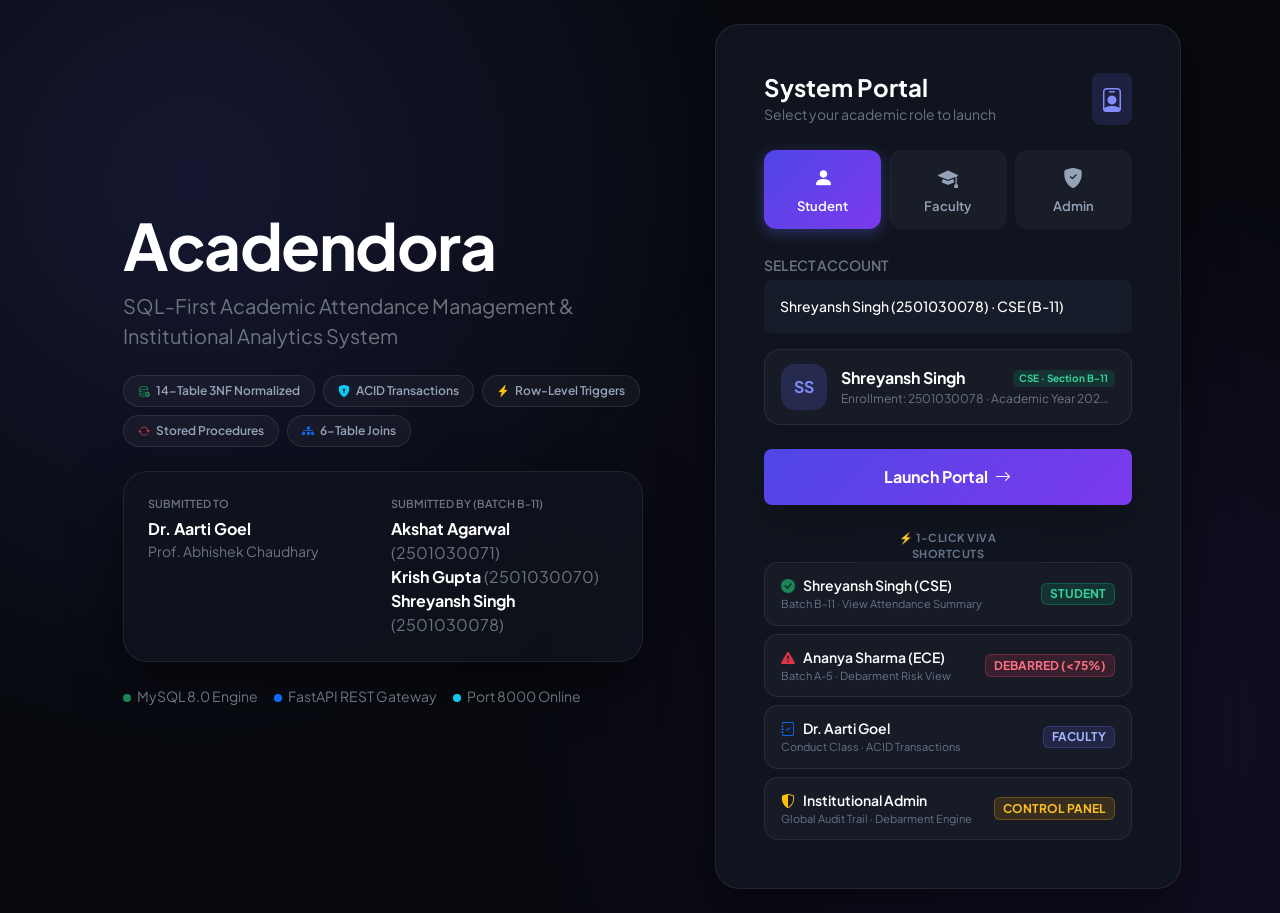
<file: frontend/index.html>
<!DOCTYPE html>
<html lang="en">

<head>
    <meta charset="UTF-8">
    <meta name="viewport" content="width=device-width, initial-scale=1.0">
    <title>Acadendora | Academic Attendance & Analytics System</title>
    <link href="https://cdn.jsdelivr.net/npm/bootstrap@5.3.0/dist/css/bootstrap.min.css" rel="stylesheet">
    <link rel="stylesheet" href="https://cdn.jsdelivr.net/npm/bootstrap-icons@1.11.0/font/bootstrap-icons.css">
    <link
        href="https://fonts.googleapis.com/css2?family=Plus+Jakarta+Sans:wght@400;500;600;700;800&family=JetBrains+Mono:wght@500;600&display=swap"
        rel="stylesheet">

    <style>
        :root {
            --bg-dark: #07090e;
            --card-bg: #10141e;
            --card-border: rgba(255, 255, 255, 0.08);
            --primary: #6366f1;
            --primary-gradient: linear-gradient(135deg, #4f46e5 0%, #7c3aed 100%);
            --accent-green: #10b981;
            --accent-rose: #f43f5e;
        }

        body {
            font-family: 'Plus Jakarta Sans', sans-serif;
            background-color: var(--bg-dark);
            color: #f8fafc;
            min-height: 100vh;
            overflow-x: hidden;
            display: flex;
            align-items: center;
            background-image:
                radial-gradient(circle at 15% 20%, rgba(99, 102, 241, 0.15) 0%, transparent 45%),
                radial-gradient(circle at 85% 80%, rgba(124, 58, 237, 0.12) 0%, transparent 45%);
        }

        .glass-card {
            background: var(--card-bg);
            border: 1px solid var(--card-border);
            border-radius: 24px;
            box-shadow: 0 20px 50px rgba(0, 0, 0, 0.5);
        }

        .tech-pill {
            background: rgba(255, 255, 255, 0.04);
            border: 1px solid rgba(255, 255, 255, 0.09);
            padding: 6px 14px;
            border-radius: 9999px;
            font-size: 12px;
            font-weight: 600;
            color: #94a3b8;
            display: inline-flex;
            align-items: center;
            gap: 6px;
        }

        .tab-pill {
            background: rgba(255, 255, 255, 0.04);
            border: 1px solid transparent;
            color: #94a3b8;
            border-radius: 12px;
            padding: 12px;
            font-weight: 600;
            font-size: 13px;
            transition: all 0.2s;
            cursor: pointer;
            text-align: center;
        }

        .tab-pill.active {
            background: var(--primary-gradient);
            color: white;
            box-shadow: 0 4px 15px rgba(99, 102, 241, 0.35);
        }

        .profile-preview-card {
            background: rgba(255, 255, 255, 0.03);
            border: 1px solid rgba(255, 255, 255, 0.08);
            border-radius: 16px;
            padding: 14px 16px;
            display: flex;
            align-items: center;
            gap: 14px;
        }

        .avatar-circle {
            width: 46px;
            height: 46px;
            border-radius: 14px;
            display: flex;
            align-items: center;
            justify-content: center;
            font-weight: 700;
            font-size: 16px;
            flex-shrink: 0;
        }

        .demo-btn {
            background: rgba(255, 255, 255, 0.03);
            border: 1px solid rgba(255, 255, 255, 0.08);
            border-radius: 14px;
            padding: 12px 16px;
            transition: all 0.2s cubic-bezier(0.4, 0, 0.2, 1);
            cursor: pointer;
            text-align: left;
            width: 100%;
        }

        .demo-btn:hover {
            background: rgba(99, 102, 241, 0.1);
            border-color: rgba(99, 102, 241, 0.4);
            transform: translateX(4px);
        }

        .status-dot {
            width: 8px;
            height: 8px;
            border-radius: 50%;
            display: inline-block;
        }

        select option {
            background: #141824;
            color: #fff;
            padding: 10px;
        }
    </style>
</head>

<body>

    <div class="container-fluid px-lg-5 py-4">
        <div class="row align-items-center justify-content-center g-5">

            <!-- LEFT COLUMN: Overview & Viva Details -->
            <div class="col-xl-6 col-lg-6 px-lg-5">

                <h1 class="display-3 fw-bolder text-white mb-2 tracking-tight" style="letter-spacing: -1.5px;">
                    Acadendora
                </h1>
                <p class="fs-5 text-secondary mb-4" style="line-height: 1.5;">
                    SQL-First Academic Attendance Management & Institutional Analytics System
                </p>

                <!-- Live Architecture Highlights -->
                <div class="d-flex flex-wrap gap-2 mb-4">
                    <span class="tech-pill"><i class="bi bi-database-check text-success"></i> 14-Table 3NF
                        Normalized</span>
                    <span class="tech-pill"><i class="bi bi-shield-lock-fill text-info"></i> ACID Transactions</span>
                    <span class="tech-pill"><i class="bi bi-lightning-charge-fill text-warning"></i> Row-Level
                        Triggers</span>
                    <span class="tech-pill"><i class="bi bi-arrow-repeat text-danger"></i> Stored Procedures</span>
                    <span class="tech-pill"><i class="bi bi-diagram-3-fill text-primary"></i> 6-Table Joins</span>
                </div>

                <!-- Viva Submission Details Card -->
                <div class="glass-card p-4 mb-4" style="background: rgba(16, 20, 30, 0.7);">
                    <div class="row g-3">
                        <div class="col-sm-6">
                            <small class="text-secondary d-block fw-semibold" style="font-size: 11px;">SUBMITTED
                                TO</small>
                            <div class="fw-bold text-white mt-1">Dr. Aarti Goel</div>
                            <div class="small text-secondary">Prof. Abhishek Chaudhary</div>
                        </div>
                        <div class="col-sm-6">
                            <small class="text-secondary d-block fw-semibold" style="font-size: 11px;">SUBMITTED BY
                                (BATCH B-11)</small>
                            <div class="fw-bold text-white mt-1">Akshat Agarwal <span
                                    class="text-secondary fw-normal">(2501030071)</span></div>
                            <div class="fw-bold text-white">Krish Gupta <span
                                    class="text-secondary fw-normal">(2501030070)</span></div>
                            <div class="fw-bold text-white">Shreyansh Singh <span
                                    class="text-secondary fw-normal">(2501030078)</span></div>
                        </div>
                    </div>
                </div>

                <div class="d-flex align-items-center gap-3 text-secondary small">
                    <div><span class="status-dot bg-success me-1"></span> MySQL 8.0 Engine</div>
                    <div><span class="status-dot bg-primary me-1"></span> FastAPI REST Gateway</div>
                    <div><span class="status-dot bg-info me-1"></span> Port 8000 Online</div>
                </div>

            </div>

            <!-- RIGHT COLUMN: Interactive Portal Launcher -->
            <div class="col-xl-5 col-lg-6">
                <div class="glass-card p-4 p-md-5">

                    <div class="d-flex justify-content-between align-items-center mb-4">
                        <div>
                            <h4 class="fw-bold text-white mb-0">System Portal</h4>
                            <small class="text-secondary">Select your academic role to launch</small>
                        </div>
                        <div class="p-2 rounded-3" style="background: rgba(99,102,241,0.15); color: #818cf8;">
                            <i class="bi bi-person-badge fs-4"></i>
                        </div>
                    </div>

                    <!-- Role Selector Tabs -->
                    <div class="row g-2 mb-4">
                        <div class="col-4">
                            <div class="tab-pill active" id="tab-student" onclick="setRole('student')">
                                <i class="bi bi-person-fill d-block fs-5 mb-1"></i> Student
                            </div>
                        </div>
                        <div class="col-4">
                            <div class="tab-pill" id="tab-faculty" onclick="setRole('faculty')">
                                <i class="bi bi-mortarboard-fill d-block fs-5 mb-1"></i> Faculty
                            </div>
                        </div>
                        <div class="col-4">
                            <div class="tab-pill" id="tab-admin" onclick="setRole('admin')">
                                <i class="bi bi-shield-fill-check d-block fs-5 mb-1"></i> Admin
                            </div>
                        </div>
                    </div>

                    <!-- Account Dropdown Selector -->
                    <form onsubmit="handleLogin(event)">
                        <div class="mb-3" id="selectGroup">
                            <label class="form-label small fw-semibold text-secondary mb-1" id="selectLabel">SELECT
                                ACCOUNT</label>
                            <select id="userDropdown" class="form-select border-0 text-white rounded-3 py-3 px-3"
                                style="background: #171c2a; font-size: 14px; font-weight: 500;"
                                onchange="handleDropdownChange()">
                                <!-- Populated dynamically via JS -->
                            </select>
                        </div>

                        <!-- Profile Preview Card -->
                        <div class="profile-preview-card mb-4" id="profileCard">
                            <div class="avatar-circle" id="previewAvatar"
                                style="background: rgba(99,102,241,0.2); color: #818cf8;">
                                SS
                            </div>
                            <div class="flex-grow-1 overflow-hidden">
                                <div class="d-flex justify-content-between align-items-center">
                                    <div class="fw-bold text-white text-truncate" id="previewName">Shreyansh Singh</div>
                                    <span class="badge" id="previewBadge"
                                        style="background: rgba(16,185,129,0.15); color: #34d399; font-size: 10px;">
                                        STUDENT
                                    </span>
                                </div>
                                <div class="text-secondary small text-truncate" id="previewSubtext"
                                    style="font-size: 12px;">
                                    Enrollment: 2501030078 · CSE Dept
                                </div>
                            </div>
                        </div>

                        <button type="submit" class="btn w-100 py-3 rounded-3 fw-bold text-white shadow-lg mb-4"
                            style="background: var(--primary-gradient); border: none;">
                            Launch Portal <i class="bi bi-arrow-right ms-1"></i>
                        </button>
                    </form>

                    <!-- 1-Click Viva Demo Launchers -->
                    <div class="position-relative mb-3 text-center">
                        <hr style="border-color: rgba(255,255,255,0.08);">
                        <span class="position-absolute top-50 start-50 translate-middle px-3"
                            style="background: var(--card-bg); color: #64748b; font-size: 11px; font-weight: 700; letter-spacing: 0.5px;">
                            ⚡ 1-CLICK VIVA SHORTCUTS
                        </span>
                    </div>

                    <div class="d-flex flex-column gap-2">
                        <div class="demo-btn d-flex justify-content-between align-items-center"
                            onclick="quickLaunch('student', 10)">
                            <div>
                                <div class="fw-semibold text-white small"><i
                                        class="bi bi-check-circle-fill text-success me-2"></i>Shreyansh Singh (CSE)
                                </div>
                                <div style="font-size: 11px; color: #64748b;">Batch B-11 · View Attendance Summary</div>
                            </div>
                            <span class="badge"
                                style="background: rgba(16,185,129,0.15); color: #34d399; border: 1px solid rgba(16,185,129,0.3);">
                                STUDENT
                            </span>
                        </div>

                        <div class="demo-btn d-flex justify-content-between align-items-center"
                            onclick="quickLaunch('student', 11)">
                            <div>
                                <div class="fw-semibold text-white small"><i
                                        class="bi bi-exclamation-triangle-fill text-danger me-2"></i>Ananya Sharma (ECE)
                                </div>
                                <div style="font-size: 11px; color: #64748b;">Batch A-5 · Debarment Risk View</div>
                            </div>
                            <span class="badge"
                                style="background: rgba(244,63,94,0.15); color: #fb7185; border: 1px solid rgba(244,63,94,0.3);">
                                DEBARRED (&lt;75%)
                            </span>
                        </div>

                        <div class="demo-btn d-flex justify-content-between align-items-center"
                            onclick="quickLaunch('faculty', 1)">
                            <div>
                                <div class="fw-semibold text-white small"><i
                                        class="bi bi-journal-check text-primary me-2"></i>Dr. Aarti Goel</div>
                                <div style="font-size: 11px; color: #64748b;">Conduct Class · ACID Transactions</div>
                            </div>
                            <span class="badge"
                                style="background: rgba(99,102,241,0.15); color: #a5b4fc; border: 1px solid rgba(99,102,241,0.3);">
                                FACULTY
                            </span>
                        </div>

                        <div class="demo-btn d-flex justify-content-between align-items-center"
                            onclick="quickLaunch('admin', 0)">
                            <div>
                                <div class="fw-semibold text-white small"><i
                                        class="bi bi-shield-shaded text-warning me-2"></i>Institutional Admin</div>
                                <div style="font-size: 11px; color: #64748b;">Global Audit Trail · Debarment Engine
                                </div>
                            </div>
                            <span class="badge"
                                style="background: rgba(245,158,11,0.15); color: #fbbf24; border: 1px solid rgba(245,158,11,0.3);">
                                CONTROL PANEL
                            </span>
                        </div>
                    </div>

                </div>
            </div>

        </div>
    </div>

    <script>
        let currentRole = 'student';

        // Verified accurately against MySQL PERSON, STUDENT, SECTION tables
        const students = [
            { id: 10, name: "Shreyansh Singh", enroll: "2501030078", dept: "CSE", section: "B-11" },
            { id: 8, name: "Akshat Agarwal", enroll: "2501030071", dept: "CSE", section: "B-11" },
            { id: 9, name: "Krish Gupta", enroll: "2501030070", dept: "CSE", section: "B-11" },
            { id: 12, name: "Tanishqa", enroll: "2501030090", dept: "CSE", section: "B-11" },
            { id: 13, name: "Yashvi", enroll: "2501030085", dept: "CSE", section: "B-11" },
            { id: 11, name: "Ananya Sharma", enroll: "2501030022", dept: "ECE", section: "A-5" },
            { id: 14, name: "Aarav Patel", enroll: "2501030024", dept: "ECE", section: "A-5" },
            { id: 15, name: "Diya Verma", enroll: "2501030029", dept: "ECE", section: "A-5" },
            { id: 16, name: "Siddharth Mishra", enroll: "2501030088", dept: "MNC", section: "C-2" },
            { id: 17, name: "Kavya Joshi", enroll: "2501030099", dept: "MNC", section: "C-2" }
        ];

        // Verified accurately against MySQL FACULTY, PERSON tables
        const faculty = [
            { id: 1, name: "Dr. Aarti Goel", code: "EMP101", dept: "CSE", title: "Associate Professor", room: "A-302" },
            { id: 2, name: "Prof. Abhishek Chaudhary", code: "EMP102", dept: "CSE", title: "Assistant Professor", room: "A-304" },
            { id: 3, name: "Dr. Neetu Singh", code: "EMP103", dept: "ECE", title: "Associate Professor", room: "B-105" },
            { id: 4, name: "Dr. Vikas Saxena", code: "EMP104", dept: "CSE", title: "Professor", room: "A-301" },
            { id: 7, name: "Dr. Sandeep Kumar Singh", code: "EMP107", dept: "MNC", title: "Associate Professor", room: "B-102" }
        ];

        document.addEventListener("DOMContentLoaded", () => {
            populateDropdown();
        });

        function getInitials(name) {
            return name.split(' ').map(n => n[0]).join('').substring(0, 2).toUpperCase();
        }

        function populateDropdown() {
            const dropdown = document.getElementById('userDropdown');
            dropdown.innerHTML = '';

            if (currentRole === 'student') {
                students.forEach(s => {
                    const opt = document.createElement('option');
                    opt.value = s.id;
                    opt.innerText = `${s.name} (${s.enroll}) · ${s.dept} (${s.section})`;
                    dropdown.appendChild(opt);
                });
                dropdown.value = 10; // Default Shreyansh
            } else if (currentRole === 'faculty') {
                faculty.forEach(f => {
                    const opt = document.createElement('option');
                    opt.value = f.id;
                    opt.innerText = `${f.name} · ${f.code} (${f.dept})`;
                    dropdown.appendChild(opt);
                });
                dropdown.value = 1; // Default Dr. Aarti Goel
            }
            handleDropdownChange();
        }

        function handleDropdownChange() {
            const selectedId = parseInt(document.getElementById('userDropdown').value);
            const avatar = document.getElementById('previewAvatar');
            const name = document.getElementById('previewName');
            const badge = document.getElementById('previewBadge');
            const subtext = document.getElementById('previewSubtext');

            if (currentRole === 'student') {
                const s = students.find(item => item.id === selectedId);
                if (s) {
                    avatar.innerText = getInitials(s.name);
                    avatar.style.background = "rgba(99,102,241,0.2)";
                    avatar.style.color = "#818cf8";
                    name.innerText = s.name;
                    badge.style.display = 'inline-block';
                    badge.innerText = `${s.dept} · Section ${s.section}`;
                    badge.style.background = "rgba(16,185,129,0.15)";
                    badge.style.color = "#34d399";
                    subtext.innerText = `Enrollment: ${s.enroll} · Academic Year 2026-27`;
                }
            } else if (currentRole === 'faculty') {
                const f = faculty.find(item => item.id === selectedId);
                if (f) {
                    avatar.innerText = getInitials(f.name);
                    avatar.style.background = "rgba(99,102,241,0.2)";
                    avatar.style.color = "#818cf8";
                    name.innerText = f.name;
                    badge.style.display = 'inline-block';
                    badge.innerText = `${f.dept} · ${f.code}`;
                    badge.style.background = "rgba(99,102,241,0.15)";
                    badge.style.color = "#a5b4fc";
                    subtext.innerText = `${f.title} · Allocated Cabin: ${f.room}`;
                }
            }
        }

        function setRole(role) {
            currentRole = role;
            document.querySelectorAll('.tab-pill').forEach(el => el.classList.remove('active'));
            document.getElementById(`tab-${role}`).classList.add('active');

            const selectGroup = document.getElementById('selectGroup');
            const avatar = document.getElementById('previewAvatar');
            const name = document.getElementById('previewName');
            const badge = document.getElementById('previewBadge');
            const subtext = document.getElementById('previewSubtext');

            if (role === 'admin') {
                selectGroup.style.display = 'none';
                avatar.innerText = "🛡";
                avatar.style.background = "rgba(168,85,247,0.2)";
                avatar.style.color = "#c084fc";
                name.innerText = "Institutional Admin";
                badge.style.display = 'inline-block';
                badge.innerText = "SUPERUSER";
                badge.style.background = "rgba(245,158,11,0.15)";
                badge.style.color = "#fbbf24";
                subtext.innerText = "Full Institutional Authority · Audit Logs · Debarment Engine";
            } else {
                selectGroup.style.display = 'block';
                populateDropdown();
            }
        }

        function handleLogin(e) {
            e.preventDefault();
            const id = currentRole === 'admin' ? 0 : document.getElementById('userDropdown').value;
            quickLaunch(currentRole, id);
        }

        function quickLaunch(role, id) {
            localStorage.setItem('userRole', role);
            localStorage.setItem('userId', id);
            if (role === 'student') window.location.href = `student.html?id=${id}`;
            else if (role === 'faculty') window.location.href = `faculty.html?id=${id}`;
            else window.location.href = 'admin.html';
        }
    </script>
</body>

</html>
</file>
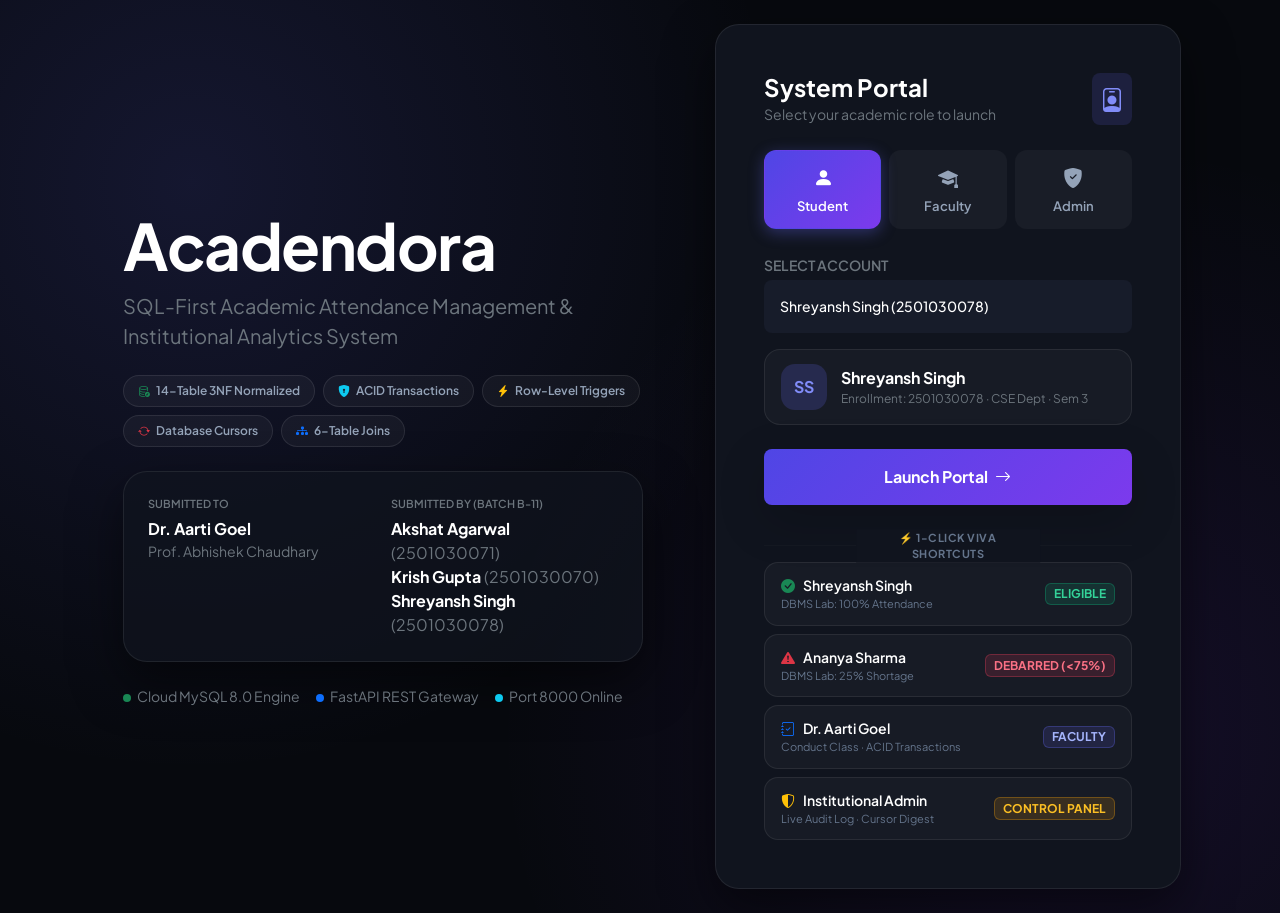
<file: frontend/assests/index.html>
<!DOCTYPE html>
<html lang="en">

<head>
    <meta charset="UTF-8">
    <meta name="viewport" content="width=device-width, initial-scale=1.0">
    <title>Acadendora | Academic Attendance & Analytics System</title>
    <link href="https://cdn.jsdelivr.net/npm/bootstrap@5.3.0/dist/css/bootstrap.min.css" rel="stylesheet">
    <link rel="stylesheet" href="https://cdn.jsdelivr.net/npm/bootstrap-icons@1.11.0/font/bootstrap-icons.css">
    <link
        href="https://fonts.googleapis.com/css2?family=Plus+Jakarta+Sans:wght@400;500;600;700;800&family=JetBrains+Mono:wght@500;600&display=swap"
        rel="stylesheet">

    <style>
        :root {
            --bg-dark: #07090e;
            --card-bg: #10141e;
            --card-border: rgba(255, 255, 255, 0.08);
            --primary: #6366f1;
            --primary-gradient: linear-gradient(135deg, #4f46e5 0%, #7c3aed 100%);
            --accent-green: #10b981;
            --accent-rose: #f43f5e;
        }

        body {
            font-family: 'Plus Jakarta Sans', sans-serif;
            background-color: var(--bg-dark);
            color: #f8fafc;
            min-height: 100vh;
            overflow-x: hidden;
            display: flex;
            align-items: center;
            background-image:
                radial-gradient(circle at 15% 20%, rgba(99, 102, 241, 0.15) 0%, transparent 45%),
                radial-gradient(circle at 85% 80%, rgba(124, 58, 237, 0.12) 0%, transparent 45%);
        }

        .glass-card {
            background: var(--card-bg);
            border: 1px solid var(--card-border);
            border-radius: 24px;
            box-shadow: 0 20px 50px rgba(0, 0, 0, 0.5);
        }

        .tech-pill {
            background: rgba(255, 255, 255, 0.04);
            border: 1px solid rgba(255, 255, 255, 0.09);
            padding: 6px 14px;
            border-radius: 9999px;
            font-size: 12px;
            font-weight: 600;
            color: #94a3b8;
            display: inline-flex;
            align-items: center;
            gap: 6px;
        }

        .tab-pill {
            background: rgba(255, 255, 255, 0.04);
            border: 1px solid transparent;
            color: #94a3b8;
            border-radius: 12px;
            padding: 12px;
            font-weight: 600;
            font-size: 13px;
            transition: all 0.2s;
            cursor: pointer;
            text-align: center;
        }

        .tab-pill.active {
            background: var(--primary-gradient);
            color: white;
            box-shadow: 0 4px 15px rgba(99, 102, 241, 0.35);
        }

        .profile-preview-card {
            background: rgba(255, 255, 255, 0.03);
            border: 1px solid rgba(255, 255, 255, 0.08);
            border-radius: 16px;
            padding: 14px 16px;
            display: flex;
            align-items: center;
            gap: 14px;
        }

        .avatar-circle {
            width: 46px;
            height: 46px;
            border-radius: 14px;
            display: flex;
            align-items: center;
            justify-content: center;
            font-weight: 700;
            font-size: 16px;
            flex-shrink: 0;
        }

        .demo-btn {
            background: rgba(255, 255, 255, 0.03);
            border: 1px solid rgba(255, 255, 255, 0.08);
            border-radius: 14px;
            padding: 12px 16px;
            transition: all 0.2s cubic-bezier(0.4, 0, 0.2, 1);
            cursor: pointer;
            text-align: left;
            width: 100%;
        }

        .demo-btn:hover {
            background: rgba(99, 102, 241, 0.1);
            border-color: rgba(99, 102, 241, 0.4);
            transform: translateX(4px);
        }

        .status-dot {
            width: 8px;
            height: 8px;
            border-radius: 50%;
            display: inline-block;
        }

        select option {
            background: #141824;
            color: #fff;
            padding: 10px;
        }
    </style>
</head>

<body>

    <div class="container-fluid px-lg-5 py-4">
        <div class="row align-items-center justify-content-center g-5">

            <!-- LEFT COLUMN: Overview & Viva Details -->
            <div class="col-xl-6 col-lg-6 px-lg-5">

                <h1 class="display-3 fw-bolder text-white mb-2 tracking-tight" style="letter-spacing: -1.5px;">
                    Acadendora
                </h1>
                <p class="fs-5 text-secondary mb-4" style="line-height: 1.5;">
                    SQL-First Academic Attendance Management & Institutional Analytics System
                </p>

                <!-- Live Architecture Highlights -->
                <div class="d-flex flex-wrap gap-2 mb-4">
                    <span class="tech-pill"><i class="bi bi-database-check text-success"></i> 14-Table 3NF
                        Normalized</span>
                    <span class="tech-pill"><i class="bi bi-shield-lock-fill text-info"></i> ACID Transactions</span>
                    <span class="tech-pill"><i class="bi bi-lightning-charge-fill text-warning"></i> Row-Level
                        Triggers</span>
                    <span class="tech-pill"><i class="bi bi-arrow-repeat text-danger"></i> Database Cursors</span>
                    <span class="tech-pill"><i class="bi bi-diagram-3-fill text-primary"></i> 6-Table Joins</span>
                </div>

                <!-- Viva Submission Details Card -->
                <div class="glass-card p-4 mb-4" style="background: rgba(16, 20, 30, 0.7);">
                    <div class="row g-3">
                        <div class="col-sm-6">
                            <small class="text-secondary d-block fw-semibold" style="font-size: 11px;">SUBMITTED
                                TO</small>
                            <div class="fw-bold text-white mt-1">Dr. Aarti Goel</div>
                            <div class="small text-secondary">Prof. Abhishek Chaudhary</div>
                        </div>
                        <div class="col-sm-6">
                            <small class="text-secondary d-block fw-semibold" style="font-size: 11px;">SUBMITTED BY
                                (BATCH B-11)</small>
                            <div class="fw-bold text-white mt-1">Akshat Agarwal <span
                                    class="text-secondary fw-normal">(2501030071)</span></div>
                            <div class="fw-bold text-white">Krish Gupta <span
                                    class="text-secondary fw-normal">(2501030070)</span></div>
                            <div class="fw-bold text-white">Shreyansh Singh <span
                                    class="text-secondary fw-normal">(2501030078)</span></div>
                        </div>
                    </div>
                </div>

                <div class="d-flex align-items-center gap-3 text-secondary small">
                    <div><span class="status-dot bg-success me-1"></span> Cloud MySQL 8.0 Engine</div>
                    <div><span class="status-dot bg-primary me-1"></span> FastAPI REST Gateway</div>
                    <div><span class="status-dot bg-info me-1"></span> Port 8000 Online</div>
                </div>

            </div>

            <!-- RIGHT COLUMN: Interactive Portal Launcher -->
            <div class="col-xl-5 col-lg-6">
                <div class="glass-card p-4 p-md-5">

                    <div class="d-flex justify-content-between align-items-center mb-4">
                        <div>
                            <h4 class="fw-bold text-white mb-0">System Portal</h4>
                            <small class="text-secondary">Select your academic role to launch</small>
                        </div>
                        <div class="p-2 rounded-3" style="background: rgba(99,102,241,0.15); color: #818cf8;">
                            <i class="bi bi-person-badge fs-4"></i>
                        </div>
                    </div>

                    <!-- Role Selector Tabs -->
                    <div class="row g-2 mb-4">
                        <div class="col-4">
                            <div class="tab-pill active" id="tab-student" onclick="setRole('student')">
                                <i class="bi bi-person-fill d-block fs-5 mb-1"></i> Student
                            </div>
                        </div>
                        <div class="col-4">
                            <div class="tab-pill" id="tab-faculty" onclick="setRole('faculty')">
                                <i class="bi bi-mortarboard-fill d-block fs-5 mb-1"></i> Faculty
                            </div>
                        </div>
                        <div class="col-4">
                            <div class="tab-pill" id="tab-admin" onclick="setRole('admin')">
                                <i class="bi bi-shield-fill-check d-block fs-5 mb-1"></i> Admin
                            </div>
                        </div>
                    </div>

                    <!-- Account Dropdown Selector -->
                    <form onsubmit="handleLogin(event)">
                        <div class="mb-3" id="selectGroup">
                            <label class="form-label small fw-semibold text-secondary mb-1" id="selectLabel">SELECT
                                ACCOUNT</label>
                            <select id="userDropdown" class="form-select border-0 text-white rounded-3 py-3 px-3"
                                style="background: #171c2a; font-size: 14px; font-weight: 500;"
                                onchange="handleDropdownChange()">
                                <!-- Populated dynamically via JS -->
                            </select>
                        </div>

                        <!-- Profile Preview Card -->
                        <div class="profile-preview-card mb-4" id="profileCard">
                            <div class="avatar-circle" id="previewAvatar"
                                style="background: rgba(99,102,241,0.2); color: #818cf8;">
                                SS
                            </div>
                            <div class="flex-grow-1 overflow-hidden">
                                <div class="d-flex justify-content-between align-items-center">
                                    <div class="fw-bold text-white text-truncate" id="previewName">Shreyansh Singh</div>
                                    <span class="badge" id="previewBadge"
                                        style="background: rgba(16,185,129,0.15); color: #34d399; font-size: 10px;">
                                        100% ELIGIBLE
                                    </span>
                                </div>
                                <div class="text-secondary small text-truncate" id="previewSubtext"
                                    style="font-size: 12px;">
                                    Enrollment: 2501030078 · CSE Dept
                                </div>
                            </div>
                        </div>

                        <button type="submit" class="btn w-100 py-3 rounded-3 fw-bold text-white shadow-lg mb-4"
                            style="background: var(--primary-gradient); border: none;">
                            Launch Portal <i class="bi bi-arrow-right ms-1"></i>
                        </button>
                    </form>

                    <!-- 1-Click Viva Demo Launchers -->
                    <div class="position-relative mb-3 text-center">
                        <hr style="border-color: rgba(255,255,255,0.08);">
                        <span class="position-absolute top-50 start-50 translate-middle px-3"
                            style="background: var(--card-bg); color: #64748b; font-size: 11px; font-weight: 700; letter-spacing: 0.5px;">
                            ⚡ 1-CLICK VIVA SHORTCUTS
                        </span>
                    </div>

                    <div class="d-flex flex-column gap-2">
                        <div class="demo-btn d-flex justify-content-between align-items-center"
                            onclick="quickLaunch('student', 10)">
                            <div>
                                <div class="fw-semibold text-white small"><i
                                        class="bi bi-check-circle-fill text-success me-2"></i>Shreyansh Singh</div>
                                <div style="font-size: 11px; color: #64748b;">DBMS Lab: 100% Attendance</div>
                            </div>
                            <span class="badge"
                                style="background: rgba(16,185,129,0.15); color: #34d399; border: 1px solid rgba(16,185,129,0.3);">
                                ELIGIBLE
                            </span>
                        </div>

                        <div class="demo-btn d-flex justify-content-between align-items-center"
                            onclick="quickLaunch('student', 11)">
                            <div>
                                <div class="fw-semibold text-white small"><i
                                        class="bi bi-exclamation-triangle-fill text-danger me-2"></i>Ananya Sharma</div>
                                <div style="font-size: 11px; color: #64748b;">DBMS Lab: 25% Shortage</div>
                            </div>
                            <span class="badge"
                                style="background: rgba(244,63,94,0.15); color: #fb7185; border: 1px solid rgba(244,63,94,0.3);">
                                DEBARRED (&lt;75%)
                            </span>
                        </div>

                        <div class="demo-btn d-flex justify-content-between align-items-center"
                            onclick="quickLaunch('faculty', 1)">
                            <div>
                                <div class="fw-semibold text-white small"><i
                                        class="bi bi-journal-check text-primary me-2"></i>Dr. Aarti Goel</div>
                                <div style="font-size: 11px; color: #64748b;">Conduct Class · ACID Transactions</div>
                            </div>
                            <span class="badge"
                                style="background: rgba(99,102,241,0.15); color: #a5b4fc; border: 1px solid rgba(99,102,241,0.3);">
                                FACULTY
                            </span>
                        </div>

                        <div class="demo-btn d-flex justify-content-between align-items-center"
                            onclick="quickLaunch('admin', 0)">
                            <div>
                                <div class="fw-semibold text-white small"><i
                                        class="bi bi-shield-shaded text-warning me-2"></i>Institutional Admin</div>
                                <div style="font-size: 11px; color: #64748b;">Live Audit Log · Cursor Digest</div>
                            </div>
                            <span class="badge"
                                style="background: rgba(245,158,11,0.15); color: #fbbf24; border: 1px solid rgba(245,158,11,0.3);">
                                CONTROL PANEL
                            </span>
                        </div>
                    </div>

                </div>
            </div>

        </div>
    </div>

    <script>
        let currentRole = 'student';

        const students = [
            { id: 10, name: "Shreyansh Singh", enroll: "2501030078", dept: "CSE" },
            { id: 8, name: "Akshat Agarwal", enroll: "2501030071", dept: "CSE" },
            { id: 9, name: "Krish Gupta", enroll: "2501030070", dept: "CSE" },
            { id: 11, name: "Ananya Sharma", enroll: "2501030022", dept: "CSE" },
            { id: 17, name: "Kavya Joshi", enroll: "2501030099", dept: "MNC" },
            { id: 12, name: "Tanishqa", enroll: "2501030090", dept: "CSE" },
            { id: 13, name: "Yashvi", enroll: "2501030085", dept: "CSE" },
            { id: 16, name: "Siddharth Mishra", enroll: "2501030088", dept: "CSE" }
        ];

        const faculty = [
            { id: 1, name: "Dr. Aarti Goel", code: "EMP101", title: "Associate Professor", room: "A-302" },
            { id: 2, name: "Prof. Abhishek Chaudhary", code: "EMP102", title: "Assistant Professor", room: "A-304" },
            { id: 3, name: "Dr. Neetu Singh", code: "EMP103", title: "Professor", room: "B-105" },
            { id: 4, name: "Dr. Vikas Saxena", code: "EMP104", title: "Professor & HOD", room: "A-301" },
            { id: 5, name: "Dr. Manish Kumar Thakur", code: "EMP105", title: "Professor", room: "B-201" },
            { id: 6, name: "Dr. Chetna Gupta", code: "EMP106", title: "Associate Professor", room: "A-205" },
            { id: 7, name: "Dr. Sandeep Kumar Singh", code: "EMP107", title: "Assistant Professor", room: "B-102" }
        ];

        document.addEventListener("DOMContentLoaded", () => {
            populateDropdown();
        });

        function getInitials(name) {
            return name.split(' ').map(n => n[0]).join('').substring(0, 2).toUpperCase();
        }

        function populateDropdown() {
            const dropdown = document.getElementById('userDropdown');
            dropdown.innerHTML = '';

            if (currentRole === 'student') {
                students.forEach(s => {
                    const opt = document.createElement('option');
                    opt.value = s.id;
                    opt.innerText = `${s.name} (${s.enroll})`;
                    dropdown.appendChild(opt);
                });
                dropdown.value = 10; // Default Shreyansh
            } else if (currentRole === 'faculty') {
                faculty.forEach(f => {
                    const opt = document.createElement('option');
                    opt.value = f.id;
                    opt.innerText = `${f.name} · ${f.code} (${f.title})`;
                    dropdown.appendChild(opt);
                });
                dropdown.value = 1; // Default Dr. Aarti Goel
            }
            handleDropdownChange();
        }

        function handleDropdownChange() {
            const selectedId = parseInt(document.getElementById('userDropdown').value);
            const avatar = document.getElementById('previewAvatar');
            const name = document.getElementById('previewName');
            const badge = document.getElementById('previewBadge');
            const subtext = document.getElementById('previewSubtext');

            if (currentRole === 'student') {
                const s = students.find(item => item.id === selectedId);
                if (s) {
                    avatar.innerText = getInitials(s.name);
                    avatar.style.background = "rgba(99,102,241,0.2)";
                    avatar.style.color = "#818cf8";
                    name.innerText = s.name;
                    badge.style.display = 'none'; // Removed eligible badge
                    subtext.innerText = `Enrollment: ${s.enroll} · ${s.dept} Dept · Sem 3`;
                }
            } else if (currentRole === 'faculty') {
                const f = faculty.find(item => item.id === selectedId);
                if (f) {
                    avatar.innerText = getInitials(f.name);
                    avatar.style.background = "rgba(99,102,241,0.2)";
                    avatar.style.color = "#818cf8";
                    name.innerText = f.name;
                    badge.style.display = 'inline-block';
                    badge.innerText = f.code;
                    badge.style.background = "rgba(99,102,241,0.15)";
                    badge.style.color = "#a5b4fc";
                    subtext.innerText = `${f.title} · Office: ${f.room}`;
                }
            }
        }

        function setRole(role) {
            currentRole = role;
            document.querySelectorAll('.tab-pill').forEach(el => el.classList.remove('active'));
            document.getElementById(`tab-${role}`).classList.add('active');

            const selectGroup = document.getElementById('selectGroup');
            const card = document.getElementById('profileCard');

            if (role === 'admin') {
                selectGroup.style.display = 'none';
                card.style.display = 'none';
            } else {
                selectGroup.style.display = 'block';
                card.style.display = 'flex';
                populateDropdown();
            }
        }

        function handleLogin(e) {
            e.preventDefault();
            const id = currentRole === 'admin' ? 0 : document.getElementById('userDropdown').value;
            quickLaunch(currentRole, id);
        }

        function quickLaunch(role, id) {
            localStorage.setItem('userRole', role);
            localStorage.setItem('userId', id);
            if (role === 'student') window.location.href = `student.html?id=${id}`;
            else if (role === 'faculty') window.location.href = `faculty.html?id=${id}`;
            else window.location.href = 'admin.html';
        }
    </script>
</body>

</html>
</file>
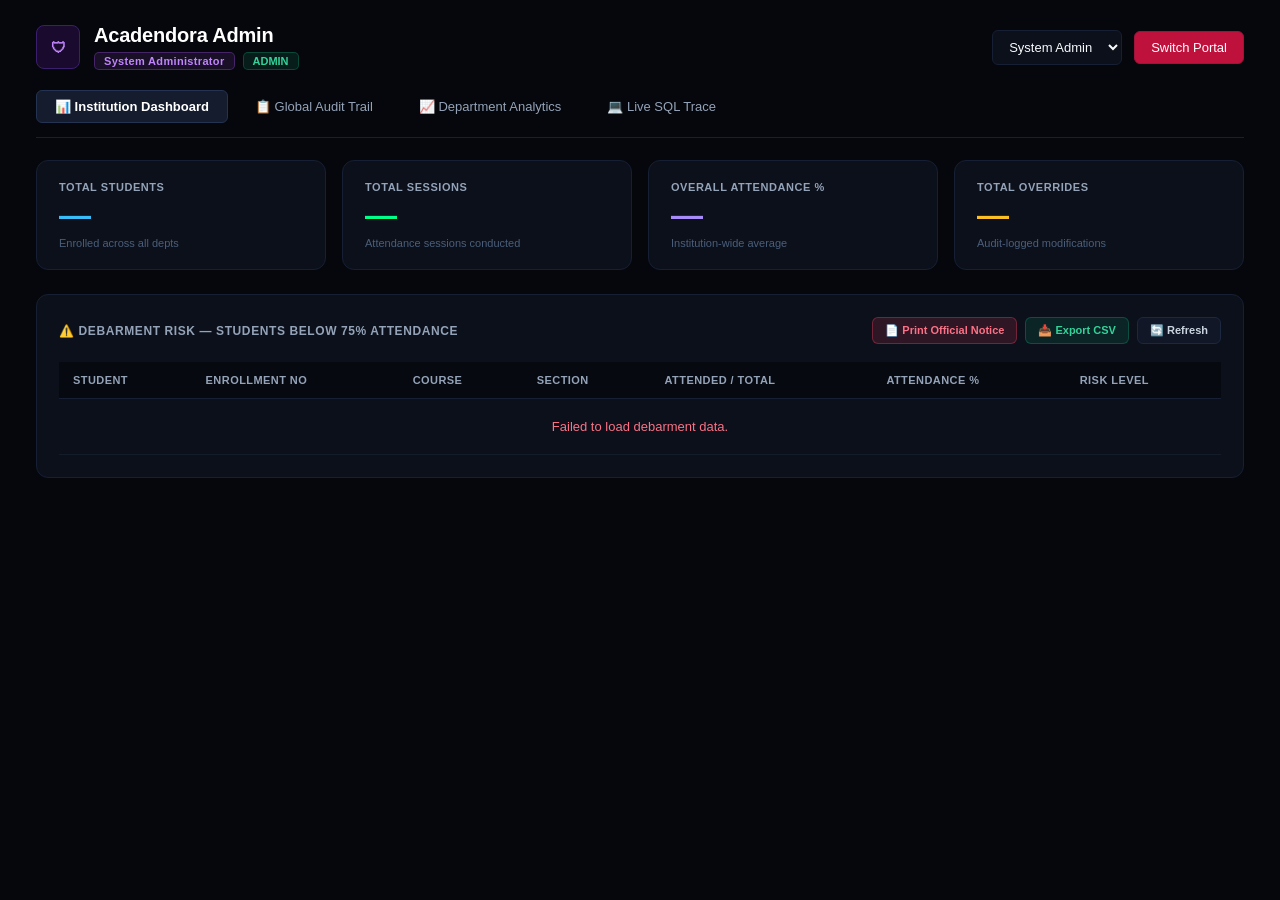
<file: frontend/admin.html>
<!DOCTYPE html>
<html lang="en">

<head>
    <meta charset="UTF-8">
    <meta name="viewport" content="width=device-width, initial-scale=1.0">
    <title>Acadendora | Admin Control Panel</title>
    <style>
        :root {
            --bg: #05070c;
            --card-bg: #0b101b;
            --card-border: #161f33;
            --card-hover: #131c30;
            --primary: #4f46e5;
            --success: #10b981;
            --success-bg: rgba(16, 185, 129, 0.12);
            --danger: #f43f5e;
            --danger-bg: rgba(244, 63, 94, 0.12);
            --warning: #f59e0b;
            --text: #f8fafc;
            --text-muted: #94a3b8;
            --track: #121929;
            --neon-green: #00ff88;
        }

        * {
            box-sizing: border-box;
        }

        body {
            background: var(--bg);
            color: var(--text);
            font-family: -apple-system, BlinkMacSystemFont, "Segoe UI", Roboto, "Inter", sans-serif;
            margin: 0;
            padding: 24px 36px;
            min-height: 100vh;
            -webkit-font-smoothing: antialiased;
        }

        .top-header {
            display: flex;
            justify-content: space-between;
            align-items: center;
            margin-bottom: 20px;
        }

        .user-profile {
            display: flex;
            align-items: center;
            gap: 14px;
        }

        .avatar {
            width: 44px;
            height: 44px;
            border-radius: 8px;
            background: #1a0a2e;
            border: 1px solid #3b1f6e;
            display: flex;
            align-items: center;
            justify-content: center;
            font-weight: 700;
            font-size: 15px;
            color: #c084fc;
        }

        .user-info h2 {
            margin: 0 0 5px 0;
            font-size: 20px;
            font-weight: 700;
            color: #fff;
            letter-spacing: -0.01em;
        }

        .meta-tags {
            display: flex;
            align-items: center;
            gap: 8px;
        }

        .chip-admin {
            background: rgba(168, 85, 247, 0.12);
            color: #c084fc;
            border: 1px solid rgba(168, 85, 247, 0.30);
            padding: 2px 9px;
            border-radius: 5px;
            font-weight: 600;
            font-size: 11px;
            letter-spacing: 0.03em;
        }

        .chip-dept {
            background: rgba(16, 185, 129, 0.12);
            color: #34d399;
            border: 1px solid rgba(16, 185, 129, 0.28);
            padding: 2px 9px;
            border-radius: 5px;
            font-weight: 600;
            font-size: 11px;
            text-transform: uppercase;
        }

        .header-actions {
            display: flex;
            align-items: center;
            gap: 12px;
        }

        select.faculty-switch {
            background: #0b101b;
            border: 1px solid var(--card-border);
            color: #f8fafc;
            padding: 8px 12px;
            border-radius: 6px;
            font-size: 13px;
            outline: none;
            cursor: pointer;
        }

        .btn-portal {
            background: #be123c;
            border: 1px solid #9f1239;
            color: #fff;
            padding: 8px 16px;
            border-radius: 6px;
            font-size: 13px;
            font-weight: 500;
            cursor: pointer;
            text-decoration: none;
            transition: all 0.15s ease;
        }

        .btn-portal:hover {
            background: #9f1239;
        }

        /* TABS */
        .tab-nav {
            display: flex;
            gap: 8px;
            margin-bottom: 22px;
            padding-bottom: 14px;
            border-bottom: 1px solid var(--card-border);
        }

        .tab-btn {
            background: transparent;
            border: 1px solid transparent;
            color: var(--text-muted);
            padding: 8px 18px;
            border-radius: 6px;
            font-size: 13px;
            font-weight: 500;
            cursor: pointer;
            display: inline-flex;
            align-items: center;
            gap: 8px;
            transition: all 0.15s ease;
        }

        .tab-btn:hover {
            color: #fff;
            background: #101626;
        }

        .tab-btn.active {
            color: #fff;
            background: #141c2e;
            border-color: #243352;
            font-weight: 600;
        }

        .tab-pane {
            display: none;
        }

        .tab-pane.active {
            display: block;
        }

        /* CARDS */
        .card {
            background: var(--card-bg);
            border: 1px solid var(--card-border);
            border-radius: 12px;
            padding: 22px;
        }

        .card-title {
            font-size: 12px;
            font-weight: 600;
            letter-spacing: 0.05em;
            text-transform: uppercase;
            color: var(--text-muted);
            margin-bottom: 18px;
            display: flex;
            justify-content: space-between;
            align-items: center;
        }

        /* STAT CARDS */
        .stat-grid {
            display: grid;
            grid-template-columns: repeat(4, 1fr);
            gap: 16px;
            margin-bottom: 24px;
        }

        .stat-card {
            background: var(--card-bg);
            border: 1px solid var(--card-border);
            border-radius: 12px;
            padding: 20px 22px;
            display: flex;
            flex-direction: column;
            gap: 6px;
        }

        .stat-card .stat-label {
            font-size: 11px;
            font-weight: 600;
            text-transform: uppercase;
            letter-spacing: 0.05em;
            color: var(--text-muted);
        }

        .stat-card .stat-value {
            font-size: 32px;
            font-weight: 800;
            line-height: 1;
            letter-spacing: -0.02em;
        }

        .stat-card.students .stat-value {
            color: #38bdf8;
        }

        .stat-card.sessions .stat-value {
            color: var(--neon-green);
        }

        .stat-card.pct .stat-value {
            color: #a78bfa;
        }

        .stat-card.overrides .stat-value {
            color: #fbbf24;
        }

        .stat-card .stat-sub {
            font-size: 11px;
            color: #4b5e7a;
        }

        /* BUTTONS */
        .btn-quick {
            background: #111726;
            border: 1px solid #1c2740;
            color: #cbd5e1;
            padding: 6px 12px;
            border-radius: 6px;
            font-size: 11px;
            font-weight: 600;
            cursor: pointer;
            transition: all 0.15s ease;
        }

        .btn-quick:hover {
            background: #192338;
            color: #fff;
        }

        /* TABLES */
        .history-table {
            width: 100%;
            border-collapse: collapse;
            font-size: 13px;
            text-align: left;
        }

        .history-table th {
            background: #060910;
            color: var(--text-muted);
            padding: 12px 14px;
            font-size: 11px;
            text-transform: uppercase;
            letter-spacing: 0.04em;
            border-bottom: 1px solid var(--card-border);
        }

        .history-table td {
            padding: 12px 14px;
            border-bottom: 1px solid #141c2c;
            color: #e2e8f0;
        }

        .history-table tr:hover td {
            background: #090e18;
        }

        .history-table tr.row-critical td {
            background: rgba(244, 63, 94, 0.07);
        }

        .history-table tr.row-critical:hover td {
            background: rgba(244, 63, 94, 0.13);
        }

        /* RISK BADGES */
        .badge-critical {
            background: rgba(244, 63, 94, 0.15);
            color: #fb7185;
            border: 1px solid rgba(244, 63, 94, 0.35);
            padding: 2px 8px;
            border-radius: 5px;
            font-size: 11px;
            font-weight: 700;
            white-space: nowrap;
        }

        .badge-atrisk {
            background: rgba(245, 158, 11, 0.15);
            color: #fbbf24;
            border: 1px solid rgba(245, 158, 11, 0.35);
            padding: 2px 8px;
            border-radius: 5px;
            font-size: 11px;
            font-weight: 700;
            white-space: nowrap;
        }

        /* PCT BAR */
        .pct-bar-wrap {
            display: flex;
            align-items: center;
            gap: 8px;
        }

        .pct-bar-track {
            flex: 1;
            height: 6px;
            border-radius: 3px;
            background: #121929;
            overflow: hidden;
            min-width: 60px;
        }

        .pct-bar-fill {
            height: 100%;
            border-radius: 3px;
        }

        /* SQL CONSOLE */
        .sql-console {
            background: #060910;
            border: 1px solid #161f33;
            border-radius: 10px;
            padding: 20px;
            font-family: Consolas, Monaco, "Courier New", monospace;
            font-size: 13px;
            color: #38bdf8;
            line-height: 1.6;
        }

        .sql-block {
            background: #090d16;
            border: 1px solid #141c2c;
            border-radius: 8px;
            padding: 16px;
            margin-bottom: 16px;
            white-space: pre-wrap;
            word-break: break-word;
        }

        .sql-block:last-child {
            margin-bottom: 0;
        }

        .sql-label {
            color: #f59e0b;
            font-weight: 600;
            font-size: 12px;
            margin-bottom: 8px;
            text-transform: uppercase;
            letter-spacing: 0.04em;
        }

        .kw {
            color: #c084fc;
        }

        .fn {
            color: #38bdf8;
        }

        .str {
            color: #86efac;
        }

        .num {
            color: #fbbf24;
        }

        .cmt {
            color: #334155;
            font-style: italic;
        }

        .status-change {
            display: inline-flex;
            align-items: center;
            gap: 5px;
        }
    </style>
</head>

<body>

    <!-- TOP HEADER -->
    <div class="top-header">
        <div class="user-profile">
            <div class="avatar">🛡</div>
            <div class="user-info">
                <h2>Acadendora Admin</h2>
                <div class="meta-tags">
                    <span class="chip-admin" id="role-label">System Administrator</span>
                    <span class="chip-dept">Admin</span>
                </div>
            </div>
        </div>
        <div class="header-actions">
            <select class="faculty-switch" id="admin-role-select" onchange="onRoleSwitch(this.value)">
                <option value="admin">System Admin</option>
                <option value="hod">HOD View</option>
                <option value="exam">Exam Cell</option>
            </select>
            <a href="index.html" class="btn-portal">Switch Portal</a>
        </div>
    </div>

    <!-- TAB NAV -->
    <div class="tab-nav">
        <button class="tab-btn active" onclick="switchTab('dashboard')">📊 Institution Dashboard</button>
        <button class="tab-btn" onclick="switchTab('audit')">📋 Global Audit Trail</button>
        <button class="tab-btn" onclick="switchTab('analytics')">📈 Department Analytics</button>
        <button class="tab-btn" onclick="switchTab('sql')">💻 Live SQL Trace</button>
    </div>

    <!-- TAB 1: INSTITUTION DASHBOARD -->
    <div id="tab-dashboard" class="tab-pane active">
        <div class="stat-grid">
            <div class="stat-card students">
                <div class="stat-label">Total Students</div>
                <div class="stat-value" id="stat-students">—</div>
                <div class="stat-sub">Enrolled across all depts</div>
            </div>
            <div class="stat-card sessions">
                <div class="stat-label">Total Sessions</div>
                <div class="stat-value" id="stat-sessions">—</div>
                <div class="stat-sub">Attendance sessions conducted</div>
            </div>
            <div class="stat-card pct">
                <div class="stat-label">Overall Attendance %</div>
                <div class="stat-value" id="stat-pct">—</div>
                <div class="stat-sub">Institution-wide average</div>
            </div>
            <div class="stat-card overrides">
                <div class="stat-label">Total Overrides</div>
                <div class="stat-value" id="stat-overrides">—</div>
                <div class="stat-sub">Audit-logged modifications</div>
            </div>
        </div>

        <div class="card">
            <div class="card-title">
                <span>⚠️ Debarment Risk — Students Below 75% Attendance</span>
                <div style="display: flex; gap: 8px;">
                    <button class="btn-quick" onclick="printDebarmentNotice()"
                        style="background: rgba(244,63,94,0.15); border-color: rgba(244,63,94,0.35); color: #fb7185;">
                        📄 Print Official Notice
                    </button>
                    <button class="btn-quick" onclick="exportDebarredCSV()"
                        style="background: rgba(16,185,129,0.12); border-color: rgba(16,185,129,0.28); color: #34d399;">
                        📥 Export CSV
                    </button>
                    <button class="btn-quick" onclick="loadDebarred()">🔄 Refresh</button>
                </div>
            </div>
            <div style="overflow-x: auto;">
                <table class="history-table">
                    <thead>
                        <tr>
                            <th>Student</th>
                            <th>Enrollment No</th>
                            <th>Course</th>
                            <th>Section</th>
                            <th>Attended / Total</th>
                            <th>Attendance %</th>
                            <th>Risk Level</th>
                        </tr>
                    </thead>
                    <tbody id="debarred-table-body">
                        <tr>
                            <td colspan="7" style="text-align:center;color:#64748b;padding:30px;">Loading debarment
                                data...</td>
                        </tr>
                    </tbody>
                </table>
            </div>
        </div>
    </div>

    <!-- TAB 2: GLOBAL AUDIT TRAIL -->
    <div id="tab-audit" class="tab-pane">
        <div class="card">
            <div class="card-title">
                <span>Global Attendance Override Audit Trail</span>
                <button class="btn-quick" onclick="loadAuditLogs()">🔄 Refresh</button>
            </div>
            <div style="overflow-x: auto;">
                <table class="history-table">
                    <thead>
                        <tr>
                            <th>Audit ID</th>
                            <th>Student</th>
                            <th>Session</th>
                            <th>Date</th>
                            <th>Course</th>
                            <th>Old → New</th>
                            <th>Authorized By</th>
                            <th>Timestamp</th>
                            <th>Reason</th>
                        </tr>
                    </thead>
                    <tbody id="audit-table-body">
                        <tr>
                            <td colspan="9" style="text-align:center;color:#64748b;padding:30px;">Loading audit trail...
                            </td>
                        </tr>
                    </tbody>
                </table>
            </div>
        </div>
    </div>

    <!-- TAB 3: DEPARTMENT ANALYTICS -->
    <div id="tab-analytics" class="tab-pane">
        <div class="card">
            <div class="card-title">
                <span>Department-wise Attendance Analytics</span>
                <button class="btn-quick" onclick="loadDeptAnalytics()">🔄 Refresh</button>
            </div>
            <div style="overflow-x: auto;">
                <table class="history-table">
                    <thead>
                        <tr>
                            <th>Department</th>
                            <th>Code</th>
                            <th>Students</th>
                            <th>Sessions</th>
                            <th>Present</th>
                            <th>Attendance %</th>
                        </tr>
                    </thead>
                    <tbody id="analytics-table-body">
                        <tr>
                            <td colspan="6" style="text-align:center;color:#64748b;padding:30px;">Loading department
                                analytics...</td>
                        </tr>
                    </tbody>
                </table>
            </div>
        </div>
    </div>

    <!-- TAB 4: LIVE SQL TRACE -->
    <div id="tab-sql" class="tab-pane">
        <div class="card">
            <div class="card-title">
                <span>Relational Query Execution Console</span>
                <span style="font-size:11px;text-transform:none;color:#38bdf8;">Admin Active Queries</span>
            </div>
            <div class="sql-console">
                <div class="sql-block">
                    <div class="sql-label">-- 1. Debarment Check (HAVING + Derived Table Subquery)</div>
                    <span class="kw">SELECT</span> s.Person_ID <span class="kw">AS</span> Student_ID, p.Full_Name,
                    s.Enrollment_No,<br>
                    &nbsp;&nbsp;&nbsp;&nbsp; c.Course_Code, c.Course_Name, sec.Section_Name,<br>
                    &nbsp;&nbsp;&nbsp;&nbsp; <span class="fn">COUNT</span>(a.Session_ID) <span class="kw">AS</span>
                    Total_Sessions,<br>
                    &nbsp;&nbsp;&nbsp;&nbsp; <span class="fn">SUM</span>(<span class="kw">CASE WHEN</span> a.Status
                    <span class="kw">IN</span> (<span class="str">'Present'</span>, <span class="str">'Late'</span>)
                    <span class="kw">THEN</span> <span class="num">1</span> <span class="kw">ELSE</span> <span
                        class="num">0</span> <span class="kw">END</span>) <span class="kw">AS</span> Present_Count,<br>
                    &nbsp;&nbsp;&nbsp;&nbsp; <span class="fn">ROUND</span>(<span class="num">100.0</span> * <span
                        class="fn">SUM</span>(<span class="kw">CASE WHEN</span> a.Status <span class="kw">IN</span>
                    (<span class="str">'Present'</span>, <span class="str">'Late'</span>) <span class="kw">THEN</span>
                    <span class="num">1</span> <span class="kw">ELSE</span> <span class="num">0</span> <span
                        class="kw">END</span>)<br>
                    &nbsp;&nbsp;&nbsp;&nbsp;&nbsp;&nbsp;&nbsp;&nbsp; / <span class="fn">NULLIF</span>(<span
                        class="fn">COUNT</span>(a.Session_ID), <span class="num">0</span>), <span class="num">2</span>)
                    <span class="kw">AS</span> Attendance_Pct<br>
                    <span class="kw">FROM</span> ENROLLMENT e<br>
                    <span class="kw">JOIN</span> STUDENT s <span class="kw">ON</span> e.Student_ID = s.Person_ID<br>
                    <span class="kw">JOIN</span> PERSON p <span class="kw">ON</span> s.Person_ID = p.Person_ID<br>
                    <span class="kw">JOIN</span> COURSE c <span class="kw">ON</span> e.Course_ID = c.Course_ID<br>
                    <span class="kw">JOIN</span> SECTION sec <span class="kw">ON</span> e.Section_ID =
                    sec.Section_ID<br>
                    <span class="kw">LEFT JOIN</span> (<br>
                    &nbsp;&nbsp;&nbsp;&nbsp;<span class="kw">SELECT</span> a2.Student_ID, a2.Session_ID, a2.Status,
                    t.Course_ID, t.Section_ID<br>
                    &nbsp;&nbsp;&nbsp;&nbsp;<span class="kw">FROM</span> ATTENDANCE a2<br>
                    &nbsp;&nbsp;&nbsp;&nbsp;<span class="kw">JOIN</span> ATTENDANCE_SESSION as2 <span
                        class="kw">ON</span> a2.Session_ID = as2.Session_ID<br>
                    &nbsp;&nbsp;&nbsp;&nbsp;<span class="kw">JOIN</span> TIMETABLE t <span class="kw">ON</span>
                    as2.Timetable_ID = t.Timetable_ID<br>
                    ) a <span class="kw">ON</span> a.Student_ID = e.Student_ID <span class="kw">AND</span> a.Course_ID =
                    e.Course_ID <span class="kw">AND</span> a.Section_ID = e.Section_ID<br>
                    <span class="kw">GROUP BY</span> s.Person_ID, p.Full_Name, s.Enrollment_No, c.Course_Code,
                    c.Course_Name, sec.Section_Name<br>
                    <span class="kw">HAVING</span> Attendance_Pct &lt; <span class="num">75</span> <span
                        class="kw">AND</span> Total_Sessions &gt; <span class="num">0</span><br>
                    <span class="kw">ORDER BY</span> Attendance_Pct <span class="kw">ASC</span>;
                </div>
                <div class="sql-block">
                    <div class="sql-label">-- 2. Global Audit Trail (Multi-Table JOIN, No Faculty Filter)</div>
                    <span class="kw">SELECT</span> aa.Audit_ID, p.Full_Name <span class="kw">AS</span> Student_Name,<br>
                    &nbsp;&nbsp;&nbsp;&nbsp; aa.Session_ID, <span class="fn">DATE_FORMAT</span>(ats.Session_Date, <span
                        class="str">'%Y-%m-%d'</span>) <span class="kw">AS</span> Session_Date,<br>
                    &nbsp;&nbsp;&nbsp;&nbsp; c.Course_Code, aa.Old_Status, aa.New_Status,<br>
                    &nbsp;&nbsp;&nbsp;&nbsp; aa.Changed_By, <span class="fn">CAST</span>(aa.Changed_At <span
                        class="kw">AS</span> CHAR) <span class="kw">AS</span> Changed_At, aa.Change_Reason<br>
                    <span class="kw">FROM</span> ATTENDANCE_AUDIT aa<br>
                    <span class="kw">JOIN</span> PERSON p <span class="kw">ON</span> aa.Student_ID = p.Person_ID<br>
                    <span class="kw">JOIN</span> ATTENDANCE_SESSION ats <span class="kw">ON</span> aa.Session_ID =
                    ats.Session_ID<br>
                    <span class="kw">JOIN</span> TIMETABLE t <span class="kw">ON</span> ats.Timetable_ID =
                    t.Timetable_ID<br>
                    <span class="kw">JOIN</span> COURSE c <span class="kw">ON</span> t.Course_ID = c.Course_ID<br>
                    <span class="kw">ORDER BY</span> aa.Audit_ID <span class="kw">DESC</span>;<br>
                    <span class="cmt">-- No WHERE clause → returns ALL overrides across ALL faculty</span>
                </div>
                <div class="sql-block">
                    <div class="sql-label">-- 3. Cursor Stored Procedure Execution</div>
                    <span class="kw">CALL</span> <span class="fn">sp_GenerateDebarredDigest</span>();<br>
                    <span class="cmt">-- Uses explicit DECLARE CURSOR ... OPEN ... FETCH ... CLOSE loop to process
                        debarments</span>
                </div>
            </div>
        </div>
    </div>

    <script>
        const API = 'http://127.0.0.1:8000/api/admin';
        let cachedDebarredList = [];

        const ROLE_LABELS = { admin: 'System Administrator', hod: 'HOD View', exam: 'Exam Cell' };
        function onRoleSwitch(role) {
            document.getElementById('role-label').textContent = ROLE_LABELS[role] || 'System Administrator';
        }

        function switchTab(name) {
            document.querySelectorAll('.tab-btn').forEach((b, i) => {
                b.classList.toggle('active', ['dashboard', 'audit', 'analytics', 'sql'][i] === name);
            });
            document.querySelectorAll('.tab-pane').forEach(p => p.classList.remove('active'));
            document.getElementById('tab-' + name).classList.add('active');
            if (name === 'audit') loadAuditLogs();
            if (name === 'analytics') loadDeptAnalytics();
        }

        function formatPct(n) {
            const v = parseFloat(n) || 0;
            const color = v >= 75 ? '#34d399' : v >= 60 ? '#fbbf24' : '#fb7185';
            return `<span style="color:${color};font-weight:700;">${v.toFixed(1)}%</span>`;
        }

        function pctBar(n) {
            const v = Math.min(100, Math.max(0, parseFloat(n) || 0));
            const color = v >= 75 ? '#10b981' : v >= 60 ? '#f59e0b' : '#f43f5e';
            return `
        <div class="pct-bar-wrap">
            ${formatPct(v)}
            <div class="pct-bar-track">
                <div class="pct-bar-fill" style="width:${v}%;background:${color};"></div>
            </div>
        </div>`;
        }

        async function loadStats() {
            try {
                const res = await fetch(`${API}/stats`);
                const data = await res.json();
                document.getElementById('stat-students').textContent = data.total_students ?? '—';
                document.getElementById('stat-sessions').textContent = data.total_sessions ?? '—';
                document.getElementById('stat-pct').textContent = (parseFloat(data.overall_attendance_pct) || 0).toFixed(1) + '%';
                document.getElementById('stat-overrides').textContent = data.total_overrides ?? '—';
            } catch (e) {
                console.error('Stats load failed:', e);
            }
        }

        async function loadDebarred() {
            const tbody = document.getElementById('debarred-table-body');
            tbody.innerHTML = '<tr><td colspan="7" style="text-align:center;color:#64748b;padding:20px;">Fetching debarment data...</td></tr>';
            try {
                const res = await fetch(`${API}/debarred`);
                const rows = await res.json();
                cachedDebarredList = rows;
                tbody.innerHTML = '';
                if (!rows || rows.length === 0) {
                    tbody.innerHTML = '<tr><td colspan="7" style="text-align:center;color:#34d399;padding:20px;">✅ No students below 75% — all clear!</td></tr>';
                    return;
                }
                rows.forEach(r => {
                    const pct = parseFloat(r.Attendance_Pct) || 0;
                    const isCrit = pct < 60;
                    const badge = isCrit
                        ? '<span class="badge-critical">🔴 CRITICAL</span>'
                        : '<span class="badge-atrisk">🟡 AT RISK</span>';
                    const tr = document.createElement('tr');
                    if (isCrit) tr.classList.add('row-critical');
                    tr.innerHTML = `
                    <td><strong>${r.Full_Name}</strong></td>
                    <td style="font-family:monospace;color:#94a3b8;">${r.Enrollment_No}</td>
                    <td><strong>${r.Course_Code}</strong> <span style="color:#64748b;">— ${r.Course_Name}</span></td>
                    <td><span class="chip-dept">${r.Section_Name}</span></td>
                    <td><strong style="color:#34d399;">${r.Present_Count}</strong> / <strong>${r.Total_Sessions}</strong></td>
                    <td>${formatPct(pct)}</td>
                    <td>${badge}</td>
                `;
                    tbody.appendChild(tr);
                });
            } catch (e) {
                tbody.innerHTML = '<tr><td colspan="7" style="text-align:center;color:#fb7185;padding:20px;">Failed to load debarment data.</td></tr>';
            }
        }

        function exportDebarredCSV() {
            if (!cachedDebarredList || cachedDebarredList.length === 0) {
                alert("No debarred students available to export.");
                return;
            }
            let csv = "Enrollment_No,Student_Name,Course_Code,Course_Name,Section,Attended_Sessions,Total_Sessions,Attendance_Percentage,Risk_Level\n";
            cachedDebarredList.forEach(s => {
                const risk = (parseFloat(s.Attendance_Pct) < 60) ? "CRITICAL (<60%)" : "AT RISK (60-74%)";
                csv += `"${s.Enrollment_No}","${s.Full_Name}","${s.Course_Code}","${s.Course_Name}","${s.Section_Name}",${s.Present_Count},${s.Total_Sessions},${s.Attendance_Pct}%,"${risk}"\n`;
            });
            const blob = new Blob([csv], { type: 'text/csv;charset=utf-8;' });
            const url = URL.createObjectURL(blob);
            const a = document.createElement('a');
            a.href = url;
            a.download = `Acadendora_Debarred_Students_${new Date().toISOString().split('T')[0]}.csv`;
            a.click();
        }

        function printDebarmentNotice() {
            if (!cachedDebarredList || cachedDebarredList.length === 0) {
                alert("No debarred students available to generate notice.");
                return;
            }
            const w = window.open('', '_blank');
            w.document.title = "Official Debarment Notice — Acadendora";
            w.document.body.style.fontFamily = "'Times New Roman', serif";
            w.document.body.style.padding = "40px";
            w.document.body.style.color = "#111";
            w.document.body.style.lineHeight = "1.4";

            let html = '<div style="text-align:center;border-bottom:2px solid #000;padding-bottom:12px;margin-bottom:24px;">';
            html += '<h2 style="margin:0;text-transform:uppercase;font-size:20px;letter-spacing:1px;">Acadendora University System</h2>';
            html += '<h4 style="margin:4px 0;font-size:14px;font-weight:normal;">Office of the Dean (Academic Affairs) & Examination Cell</h4>';
            html += '<h4 style="margin:4px 0;font-size:14px;font-weight:normal;">Institutional Attendance Shortage Notice (Academic Ordinance 14-B)</h4></div>';

            html += '<div style="display:flex;justify-content:space-between;font-size:12px;margin-bottom:10px;">';
            html += '<span><strong>Ref:</strong> ACAD/ATT/2026/S3-DEBAR</span>';
            html += '<span><strong>Date:</strong> ' + new Date().toLocaleDateString('en-GB') + '</span></div>';

            html += '<div style="text-align:center;font-weight:bold;font-size:15px;margin:20px 0;text-decoration:underline;">NOTICE: MANDATORY ATTENDANCE DEBARMENT LIST (&lt; 75%)</div>';
            html += '<p style="font-size:12px;text-align:justify;">Pursuant to Academic Regulation Section 4.2, students enrolled in the respective courses who have failed to secure the statutory minimum attendance threshold of <strong>75.0%</strong> as of this review are hereby notified. Students marked under <strong>CRITICAL (&lt; 60%)</strong> stand debarred from appearing in the End-Term Laboratory and Theory Examinations.</p>';

            html += '<table style="width:100%;border-collapse:collapse;margin-top:15px;font-size:12px;" border="1">';
            html += '<thead><tr style="background:#f0f0f0;">';
            html += '<th style="padding:8px;">S.No</th><th style="padding:8px;">Enrollment</th><th style="padding:8px;">Student Name</th><th style="padding:8px;">Course</th><th style="padding:8px;">Section</th><th style="padding:8px;">Attended / Held</th><th style="padding:8px;">Percentage</th><th style="padding:8px;">Status</th>';
            html += '</tr></thead><tbody>';

            cachedDebarredList.forEach((s, idx) => {
                const isCrit = parseFloat(s.Attendance_Pct) < 60;
                html += '<tr>';
                html += '<td style="padding:8px;text-align:center;">' + (idx + 1) + '</td>';
                html += '<td style="padding:8px;font-family:monospace;">' + s.Enrollment_No + '</td>';
                html += '<td style="padding:8px;font-weight:bold;">' + s.Full_Name + '</td>';
                html += '<td style="padding:8px;">' + s.Course_Code + ' - ' + s.Course_Name + '</td>';
                html += '<td style="padding:8px;text-align:center;">' + s.Section_Name + '</td>';
                html += '<td style="padding:8px;text-align:center;">' + s.Present_Count + ' / ' + s.Total_Sessions + '</td>';
                html += '<td style="padding:8px;text-align:center;font-weight:bold;color:' + (isCrit ? '#b91c1c' : '#b45309') + ';">' + s.Attendance_Pct + '%</td>';
                html += '<td style="padding:8px;text-align:center;font-weight:bold;">' + (isCrit ? 'DEBARRED (CRITICAL)' : 'PROVISIONAL WARNING') + '</td>';
                html += '</tr>';
            });

            html += '</tbody></table>';
            html += '<div style="margin-top:60px;display:flex;justify-content:space-between;">';
            html += '<div style="text-align:center;width:220px;border-top:1px solid #000;padding-top:6px;font-size:13px;font-weight:bold;">Faculty Coordinator<br><span style="font-size:11px;font-weight:normal;">Department Attendance Committee</span></div>';
            html += '<div style="text-align:center;width:220px;border-top:1px solid #000;padding-top:6px;font-size:13px;font-weight:bold;">Dean (Academic Affairs)<br><span style="font-size:11px;font-weight:normal;">Acadendora Examination Controller</span></div>';
            html += '</div>';

            w.document.body.innerHTML = html;
            setTimeout(() => { w.focus(); w.print(); }, 300);
        }

        async function loadAuditLogs() {
            const tbody = document.getElementById('audit-table-body');
            tbody.innerHTML = '<tr><td colspan="9" style="text-align:center;color:#64748b;padding:20px;">Fetching audit trail...</td></tr>';
            try {
                const res = await fetch(`${API}/audit-logs`);
                const logs = await res.json();
                tbody.innerHTML = '';
                if (!logs || logs.length === 0) {
                    tbody.innerHTML = '<tr><td colspan="9" style="text-align:center;color:#64748b;padding:20px;">No override records found.</td></tr>';
                    return;
                }
                logs.forEach(l => {
                    const tr = document.createElement('tr');
                    tr.innerHTML = `
                    <td style="font-family:monospace;color:#fbbf24;">#${l.Audit_ID}</td>
                    <td>${l.Student_Name}</td>
                    <td style="font-family:monospace;color:#38bdf8;">#${l.Session_ID}</td>
                    <td>${l.Session_Date}</td>
                    <td><strong>${l.Course_Code}</strong></td>
                    <td>
                        <span class="status-change">
                            <span style="color:#fb7185;">${l.Old_Status}</span>
                            <span style="color:#475569;">→</span>
                            <span style="color:#34d399;font-weight:700;">${l.New_Status}</span>
                        </span>
                    </td>
                    <td><span class="chip-faculty">${l.Changed_By}</span></td>
                    <td style="font-size:11px;color:#94a3b8;">${l.Changed_At}</td>
                    <td style="font-size:12px;color:#cbd5e1;">${l.Change_Reason || '—'}</td>
                `;
                    tbody.appendChild(tr);
                });
            } catch (e) {
                tbody.innerHTML = '<tr><td colspan="9" style="text-align:center;color:#fb7185;padding:20px;">Failed to load audit logs.</td></tr>';
            }
        }

        async function loadDeptAnalytics() {
            const tbody = document.getElementById('analytics-table-body');
            tbody.innerHTML = '<tr><td colspan="6" style="text-align:center;color:#64748b;padding:20px;">Fetching department analytics...</td></tr>';
            try {
                const res = await fetch(`${API}/dept-analytics`);
                const rows = await res.json();
                tbody.innerHTML = '';
                if (!rows || rows.length === 0) {
                    tbody.innerHTML = '<tr><td colspan="6" style="text-align:center;color:#64748b;padding:20px;">No department data found.</td></tr>';
                    return;
                }
                rows.forEach(r => {
                    const tr = document.createElement('tr');
                    tr.innerHTML = `
                    <td><strong>${r.Dept_Name}</strong></td>
                    <td style="font-family:monospace;color:#a5b4fc;">${r.Dept_Code}</td>
                    <td style="color:#38bdf8;font-weight:700;">${r.Total_Students}</td>
                    <td>${r.Total_Sessions}</td>
                    <td style="color:#34d399;font-weight:700;">${r.Present_Count}</td>
                    <td>${pctBar(r.Attendance_Pct)}</td>
                `;
                    tbody.appendChild(tr);
                });
            } catch (e) {
                tbody.innerHTML = '<tr><td colspan="6" style="text-align:center;color:#fb7185;padding:20px;">Failed to load analytics.</td></tr>';
            }
        }

        // Initialize on load
        loadStats();
        loadDebarred();
        loadDeptAnalytics();
    </script>
</body>

</html>
</file>
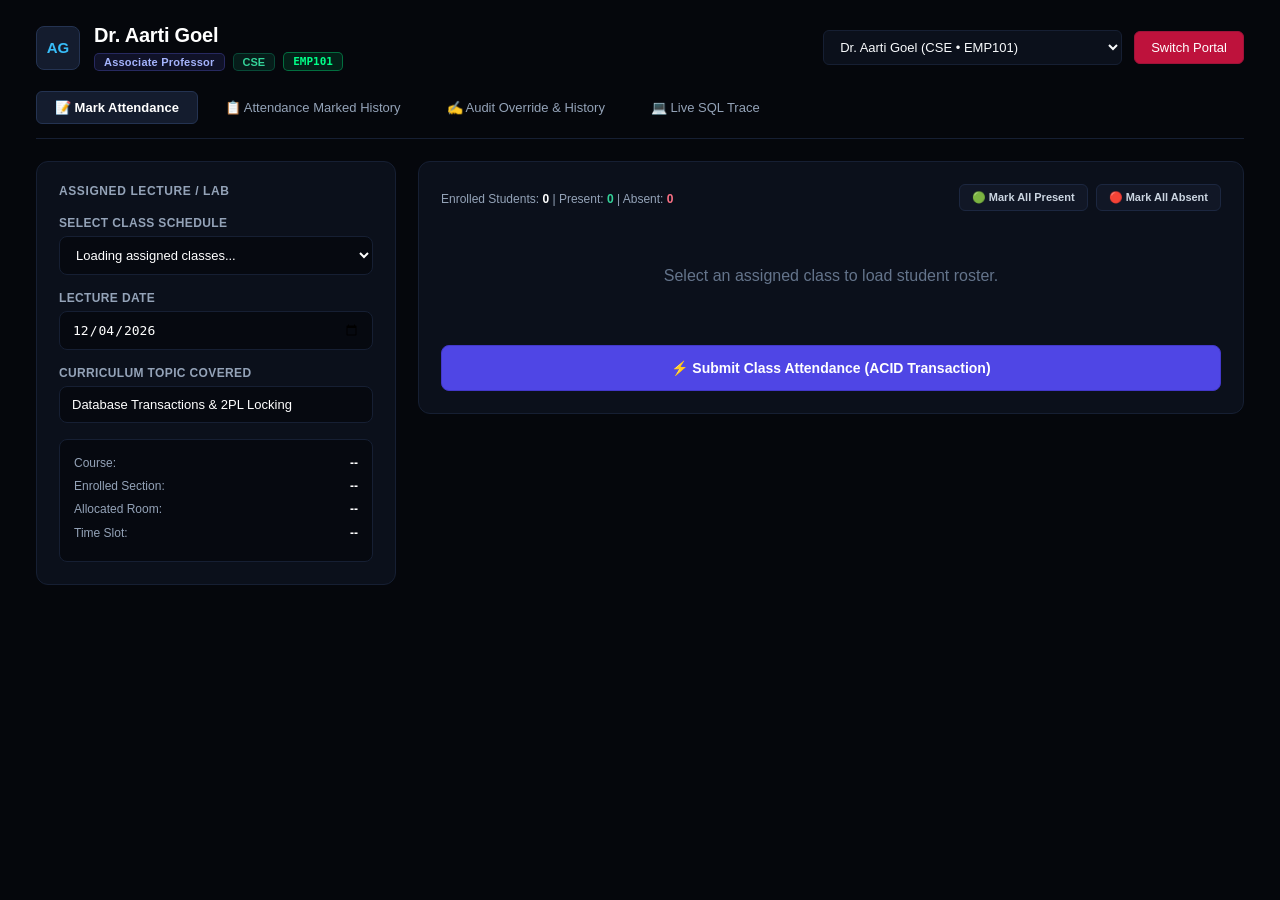
<file: frontend/faculty.html>
<!DOCTYPE html>
<html lang="en">

<head>
    <meta charset="UTF-8">
    <meta name="viewport" content="width=device-width, initial-scale=1.0">
    <title>Acadendora | Faculty Attendance Terminal</title>
    <style>
        :root {
            --bg: #05070c;
            --card-bg: #0b101b;
            --card-border: #161f33;
            --card-hover: #131c30;
            --primary: #4f46e5;
            --success: #10b981;
            --success-bg: rgba(16, 185, 129, 0.12);
            --danger: #f43f5e;
            --danger-bg: rgba(244, 63, 94, 0.12);
            --warning: #f59e0b;
            --text: #f8fafc;
            --text-muted: #94a3b8;
            --track: #121929;
            --neon-green: #00ff88;
        }

        * {
            box-sizing: border-box;
        }

        body {
            background: var(--bg);
            color: var(--text);
            font-family: -apple-system, BlinkMacSystemFont, "Segoe UI", Roboto, "Inter", sans-serif;
            margin: 0;
            padding: 24px 36px;
            min-height: 100vh;
            -webkit-font-smoothing: antialiased;
        }

        .top-header {
            display: flex;
            justify-content: space-between;
            align-items: center;
            margin-bottom: 20px;
        }

        .user-profile {
            display: flex;
            align-items: center;
            gap: 14px;
        }

        .avatar {
            width: 44px;
            height: 44px;
            border-radius: 8px;
            background: #141c2e;
            border: 1px solid #243352;
            display: flex;
            align-items: center;
            justify-content: center;
            font-weight: 700;
            font-size: 15px;
            color: #38bdf8;
        }

        .user-info h2 {
            margin: 0 0 5px 0;
            font-size: 20px;
            font-weight: 700;
            color: #fff;
            letter-spacing: -0.01em;
        }

        .meta-tags {
            display: flex;
            align-items: center;
            gap: 8px;
        }

        .chip-faculty {
            background: rgba(99, 102, 241, 0.12);
            color: #a5b4fc;
            border: 1px solid rgba(99, 102, 241, 0.28);
            padding: 2px 9px;
            border-radius: 5px;
            font-weight: 600;
            font-size: 11px;
            letter-spacing: 0.02em;
        }

        .chip-dept {
            background: rgba(16, 185, 129, 0.12);
            color: #34d399;
            border: 1px solid rgba(16, 185, 129, 0.28);
            padding: 2px 9px;
            border-radius: 5px;
            font-weight: 600;
            font-size: 11px;
            text-transform: uppercase;
        }

        .chip-emp {
            background: rgba(0, 255, 136, 0.1);
            color: var(--neon-green);
            border: 1px solid rgba(0, 255, 136, 0.35);
            padding: 2px 9px;
            border-radius: 5px;
            font-weight: 600;
            font-size: 11px;
            font-family: monospace;
        }

        .header-actions {
            display: flex;
            align-items: center;
            gap: 12px;
        }

        select.faculty-switch {
            background: #0b101b;
            border: 1px solid var(--card-border);
            color: #f8fafc;
            padding: 8px 12px;
            border-radius: 6px;
            font-size: 13px;
            outline: none;
            cursor: pointer;
        }

        .btn-portal {
            background: #be123c;
            border: 1px solid #9f1239;
            color: #fff;
            padding: 8px 16px;
            border-radius: 6px;
            font-size: 13px;
            font-weight: 500;
            cursor: pointer;
            text-decoration: none;
            transition: all 0.15s ease;
        }

        .btn-portal:hover {
            background: #9f1239;
        }

        .tab-nav {
            display: flex;
            gap: 8px;
            margin-bottom: 22px;
            padding-bottom: 14px;
            border-bottom: 1px solid var(--card-border);
        }

        .tab-btn {
            background: transparent;
            border: 1px solid transparent;
            color: var(--text-muted);
            padding: 8px 18px;
            border-radius: 6px;
            font-size: 13px;
            font-weight: 500;
            cursor: pointer;
            display: inline-flex;
            align-items: center;
            gap: 8px;
            transition: all 0.15s ease;
        }

        .tab-btn:hover {
            color: #fff;
            background: #101626;
        }

        .tab-btn.active {
            color: #fff;
            background: #141c2e;
            border-color: #243352;
            font-weight: 600;
        }

        .tab-pane {
            display: none;
        }

        .tab-pane.active {
            display: block;
        }

        .faculty-grid {
            display: grid;
            grid-template-columns: 360px 1fr;
            gap: 22px;
            align-items: start;
        }

        .card {
            background: var(--card-bg);
            border: 1px solid var(--card-border);
            border-radius: 12px;
            padding: 22px;
        }

        .card-title {
            font-size: 12px;
            font-weight: 600;
            letter-spacing: 0.05em;
            text-transform: uppercase;
            color: var(--text-muted);
            margin-bottom: 18px;
            display: flex;
            justify-content: space-between;
            align-items: center;
        }

        .form-group {
            margin-bottom: 16px;
        }

        .form-label {
            display: block;
            font-size: 12px;
            font-weight: 600;
            color: var(--text-muted);
            margin-bottom: 6px;
            text-transform: uppercase;
            letter-spacing: 0.03em;
        }

        .form-select,
        .form-input {
            width: 100%;
            background: #060910;
            border: 1px solid var(--card-border);
            color: #fff;
            padding: 10px 12px;
            border-radius: 8px;
            font-size: 13px;
            outline: none;
            transition: border-color 0.15s ease;
        }

        .form-select:focus,
        .form-input:focus {
            border-color: #3b82f6;
        }

        .class-meta-box {
            background: #060910;
            border: 1px solid var(--card-border);
            border-radius: 8px;
            padding: 14px;
            margin-top: 14px;
            font-size: 12px;
            line-height: 1.6;
        }

        .meta-row {
            display: flex;
            justify-content: space-between;
            margin-bottom: 4px;
        }

        .meta-row span:first-child {
            color: var(--text-muted);
        }

        .meta-row span:last-child {
            color: #fff;
            font-weight: 600;
        }

        .roster-header-actions {
            display: flex;
            justify-content: space-between;
            align-items: center;
            margin-bottom: 16px;
        }

        .action-btns {
            display: flex;
            gap: 8px;
        }

        .btn-quick {
            background: #111726;
            border: 1px solid #1c2740;
            color: #cbd5e1;
            padding: 6px 12px;
            border-radius: 6px;
            font-size: 11px;
            font-weight: 600;
            cursor: pointer;
            transition: all 0.15s ease;
        }

        .btn-quick:hover {
            background: #192338;
            color: #fff;
        }

        .counter-badge {
            font-size: 12px;
            color: var(--text-muted);
        }

        .counter-badge strong {
            color: #fff;
        }

        .roster-list {
            display: flex;
            flex-direction: column;
            gap: 10px;
            margin-bottom: 20px;
        }

        .student-row {
            background: #060910;
            border: 1px solid var(--card-border);
            border-radius: 8px;
            padding: 12px 16px;
            display: flex;
            justify-content: space-between;
            align-items: center;
            transition: border-color 0.15s ease;
        }

        .student-row:hover {
            border-color: #243354;
        }

        .student-bio {
            display: flex;
            align-items: center;
            gap: 12px;
        }

        .student-avatar {
            width: 34px;
            height: 34px;
            border-radius: 6px;
            background: #101626;
            border: 1px solid #1a253d;
            display: flex;
            align-items: center;
            justify-content: center;
            font-weight: 700;
            font-size: 12px;
            color: #94a3b8;
        }

        .student-names h4 {
            margin: 0 0 2px 0;
            font-size: 14px;
            color: #fff;
            font-weight: 600;
        }

        .student-enrollment-tag {
            font-size: 11px;
            color: #64748b;
            font-family: monospace;
        }

        .status-toggle {
            display: flex;
            background: #090d16;
            border: 1px solid #161f33;
            border-radius: 6px;
            padding: 2px;
            gap: 2px;
        }

        .status-btn {
            background: transparent;
            border: none;
            color: #64748b;
            padding: 6px 14px;
            border-radius: 4px;
            font-size: 11px;
            font-weight: 600;
            cursor: pointer;
            transition: all 0.15s ease;
        }

        .status-btn.active-present {
            background: rgba(16, 185, 129, 0.2);
            color: #34d399;
            font-weight: 700;
        }

        .status-btn.active-absent {
            background: rgba(244, 63, 94, 0.2);
            color: #fb7185;
            font-weight: 700;
        }

        .status-btn.active-late {
            background: rgba(245, 158, 11, 0.2);
            color: #fbbf24;
            font-weight: 700;
        }

        .btn-submit-acid {
            width: 100%;
            background: #4f46e5;
            border: 1px solid #4338ca;
            color: #fff;
            padding: 14px 20px;
            border-radius: 8px;
            font-size: 14px;
            font-weight: 600;
            cursor: pointer;
            display: flex;
            align-items: center;
            justify-content: center;
            gap: 10px;
            transition: background 0.15s ease;
        }

        .btn-submit-acid:hover {
            background: #4338ca;
        }

        .btn-submit-acid:disabled {
            opacity: 0.5;
            cursor: not-allowed;
        }

        .history-table {
            width: 100%;
            border-collapse: collapse;
            font-size: 13px;
            text-align: left;
        }

        .history-table th {
            background: #060910;
            color: var(--text-muted);
            padding: 12px 14px;
            font-size: 11px;
            text-transform: uppercase;
            letter-spacing: 0.04em;
            border-bottom: 1px solid var(--card-border);
        }

        .history-table td {
            padding: 12px 14px;
            border-bottom: 1px solid #141c2c;
            color: #e2e8f0;
        }

        .history-table tr:hover td {
            background: #090e18;
        }

        .sql-console {
            background: #060910;
            border: 1px solid #161f33;
            border-radius: 10px;
            padding: 20px;
            font-family: Consolas, Monaco, "Courier New", monospace;
            font-size: 13px;
            color: #38bdf8;
            line-height: 1.6;
        }

        .sql-block {
            background: #090d16;
            border: 1px solid #141c2c;
            border-radius: 8px;
            padding: 16px;
            margin-bottom: 16px;
        }

        .sql-label {
            color: #f59e0b;
            font-weight: 600;
            font-size: 12px;
            margin-bottom: 8px;
            text-transform: uppercase;
            letter-spacing: 0.04em;
        }
    </style>
</head>

<body>
    <!-- Top Header -->
    <div class="top-header">
        <div class="user-profile">
            <div class="avatar" id="faculty-avatar">AG</div>
            <div class="user-info">
                <h2 id="faculty-name">Dr. Aarti Goel</h2>
                <div class="meta-tags">
                    <span class="chip-faculty" id="faculty-designation">Associate Professor</span>
                    <span class="chip-dept" id="faculty-dept">CSE</span>
                    <span class="chip-emp" id="faculty-emp-code">EMP101</span>
                </div>
            </div>
        </div>
        <div class="header-actions">
            <select class="faculty-switch" id="faculty-select" onchange="onFacultyChange(this.value)">
                <option value="1">Dr. Aarti Goel (CSE • EMP101)</option>
                <option value="2">Prof. Abhishek Chaudhary (CSE • EMP102)</option>
                <option value="3">Dr. Neetu Singh (ECE • EMP103)</option>
                <option value="4">Dr. Vikas Saxena (CSE • EMP104)</option>
                <option value="7">Dr. Sandeep Kumar Singh (MnC • EMP107)</option>
            </select>
            <a href="index.html" class="btn-portal">Switch Portal</a>
        </div>
    </div>

    <!-- 4-Tab Navbar -->
    <div class="tab-nav">
        <button class="tab-btn active" onclick="switchTab('mark')">📝 Mark Attendance</button>
        <button class="tab-btn" onclick="switchTab('history')">📋 Attendance Marked History</button>
        <button class="tab-btn" onclick="switchTab('override')">✍️ Audit Override & History</button>
        <button class="tab-btn" onclick="switchTab('sql')">💻 Live SQL Trace</button>
    </div>

    <!-- TAB 1: MARK CLASS ATTENDANCE -->
    <div id="tab-mark" class="tab-pane active">
        <div class="faculty-grid">
            <div>
                <div class="card">
                    <div class="card-title"><span>Assigned Lecture / Lab</span></div>
                    <div class="form-group">
                        <label class="form-label">Select Class Schedule</label>
                        <select class="form-select" id="assigned-classes-select" onchange="onClassSelected()">
                            <option value="">Loading assigned classes...</option>
                        </select>
                    </div>
                    <div class="form-group">
                        <label class="form-label">Lecture Date</label>
                        <input type="date" class="form-input" id="session-date">
                    </div>
                    <div class="form-group">
                        <label class="form-label">Curriculum Topic Covered</label>
                        <input type="text" class="form-input" id="session-topic"
                            value="Database Transactions & 2PL Locking">
                    </div>
                    <div class="class-meta-box">
                        <div class="meta-row"><span>Course:</span><span id="meta-course-code">--</span></div>
                        <div class="meta-row"><span>Enrolled Section:</span><span id="meta-section">--</span></div>
                        <div class="meta-row"><span>Allocated Room:</span><span id="meta-room">--</span></div>
                        <div class="meta-row"><span>Time Slot:</span><span id="meta-slot">--</span></div>
                    </div>
                </div>
            </div>

            <div class="card">
                <div class="roster-header-actions">
                    <div>
                        <span class="counter-badge">
                            Enrolled Students: <strong id="roster-count">0</strong> |
                            Present: <strong id="present-count" style="color: #34d399;">0</strong> |
                            Absent: <strong id="absent-count" style="color: #fb7185;">0</strong>
                        </span>
                    </div>
                    <div class="action-btns">
                        <button class="btn-quick" onclick="markAllStatus('Present')">🟢 Mark All Present</button>
                        <button class="btn-quick" onclick="markAllStatus('Absent')">🔴 Mark All Absent</button>
                    </div>
                </div>
                <div class="roster-list" id="roster-list">
                    <div style="text-align: center; color: #64748b; padding: 40px 0;">Select an assigned class to load
                        student roster.</div>
                </div>
                <button class="btn-submit-acid" id="btn-submit" onclick="submitAttendance()">
                    <span>⚡ Submit Class Attendance (ACID Transaction)</span>
                </button>
            </div>
        </div>
    </div>

    <!-- TAB 2: ATTENDANCE MARKED HISTORY -->
    <div id="tab-history" class="tab-pane">
        <div class="card">
            <div class="card-title">
                <span>Class Attendance Sessions Marked by this Faculty</span>
                <button class="btn-quick" onclick="loadFacultyHistory()">🔄 Refresh History</button>
            </div>
            <div style="overflow-x: auto;">
                <table class="history-table">
                    <thead>
                        <tr>
                            <th>Session ID</th>
                            <th>Date</th>
                            <th>Course</th>
                            <th>Batch</th>
                            <th>Topic Delivered</th>
                            <th>Present / Total</th>
                            <th>Audit Integrity</th>
                        </tr>
                    </thead>
                    <tbody id="history-table-body">
                        <tr>
                            <td colspan="7" style="text-align: center; color: #64748b; padding: 30px;">Loading session
                                history...</td>
                        </tr>
                    </tbody>
                </table>
            </div>
        </div>
    </div>

    <!-- TAB 3: AUDIT OVERRIDE & COMPLIANCE -->
    <div id="tab-override" class="tab-pane">
        <div style="display: grid; grid-template-columns: 400px 1fr; gap: 22px; align-items: start;">

            <!-- ✅ UPDATED Override Form -->
            <div class="card">
                <div class="card-title"><span>Authorize Attendance Override</span></div>
                <p style="font-size: 12px; color: var(--text-muted); line-height: 1.5; margin-top: 0;">
                    Activates trigger <code>trg_attendance_audit</code>. Automatically records old vs new status for
                    institutional accountability.
                </p>

                <!-- CHANGE A: Session dropdown (replaces Session ID input) -->
                <div class="form-group">
                    <label class="form-label">Select Session</label>
                    <select class="form-select" id="override-session-select" onchange="loadOverrideRoster()">
                        <option value="">— pick a session from history —</option>
                    </select>
                </div>

                <!-- CHANGE A: Student dropdown (replaces Student ID input) -->
                <div class="form-group">
                    <label class="form-label">Select Student</label>
                    <select class="form-select" id="override-student-select"
                        onchange="document.getElementById('override-student-id').value = this.value">
                        <option value="">— select session first —</option>
                    </select>
                </div>

                <!-- Hidden inputs: auto-filled, used by executeOverride() -->
                <input type="hidden" id="override-session-id">
                <input type="hidden" id="override-student-id">

                <div class="form-group">
                    <label class="form-label">New Status</label>
                    <select class="form-select" id="override-new-status">
                        <option value="Present">Present (Approved Medical / OD)</option>
                        <option value="Absent">Absent (Disciplinary)</option>
                        <option value="Late">Late</option>
                        <option value="Excused">Excused (Institutional Representation)</option>
                    </select>
                </div>

                <div class="form-group">
                    <label class="form-label">Justification / Reason</label>
                    <input type="text" class="form-input" id="override-reason"
                        value="Approved medical slip submitted to HOD">
                </div>

                <button class="btn-submit-acid" style="background: #2563eb;" onclick="executeOverride()">
                    Execute Override (Fire Audit Trigger)
                </button>
                <div id="override-status-msg" style="margin-top: 14px; font-size: 12px; display: none;"></div>
            </div>

            <!-- Audit Trail Log Table -->
            <div class="card">
                <div class="card-title">
                    <span>Audit Trail Log (ATTENDANCE_AUDIT)</span>
                    <button class="btn-quick" onclick="loadAuditLogs()">🔄 Refresh Audit Trail</button>
                </div>
                <div style="overflow-x: auto;">
                    <table class="history-table">
                        <thead>
                            <tr>
                                <th>Audit ID</th>
                                <th>Student</th>
                                <th>Session</th>
                                <th>Old → New</th>
                                <th>Authorized By</th>
                                <th>Timestamp</th>
                                <th>Reason</th>
                            </tr>
                        </thead>
                        <tbody id="audit-table-body">
                            <tr>
                                <td colspan="7" style="text-align: center; color: #64748b; padding: 30px;">Loading audit
                                    logs...</td>
                            </tr>
                        </tbody>
                    </table>
                </div>
            </div>
        </div>
    </div>

    <!-- TAB 4: LIVE SQL TRACE -->
    <div id="tab-sql" class="tab-pane">
        <div class="card">
            <div class="card-title">
                <span>Relational Query Execution Console</span>
                <span style="font-size: 11px; text-transform: none; color: #38bdf8;">Active Database Commands</span>
            </div>
            <div class="sql-console">
                <div class="sql-block">
                    <div class="sql-label">-- 1. Atomic Attendance Submission (ACID Transaction)</div>
                    <span style="color: #fbbf24;">START TRANSACTION;</span><br>
                    CALL CreateAttendanceSession(<span id="trace-timetable-id">1</span>, <span
                        id="trace-faculty-id">1</span>, '2026-11-15', 'Database Transactions & 2PL', @Session_ID);<br>
                    INSERT INTO ATTENDANCE (Student_ID, Session_ID, Status) VALUES<br>
                    &nbsp;&nbsp;(8, @Session_ID, 'Present'),<br>
                    &nbsp;&nbsp;(9, @Session_ID, 'Present'),<br>
                    &nbsp;&nbsp;(10, @Session_ID, 'Present');<br>
                    <span style="color: #34d399;">COMMIT;</span> -- All-or-Nothing Atomicity Guaranteed
                </div>
                <div class="sql-block">
                    <div class="sql-label">-- 2. Audit Trigger Activation on Record Override</div>
                    UPDATE ATTENDANCE SET Status = 'Present' WHERE Student_ID = 10 AND Session_ID = 1;<br>
                    -- Activates Trigger: <code>trg_attendance_audit</code> (AFTER UPDATE ON ATTENDANCE)
                </div>
                <div class="sql-block">
                    <div class="sql-label">-- 3. Strict Role-Isolated Timetable Query</div>
                    SELECT t.Timetable_ID, c.Course_Name, s.Section_Name, r.Room_Number, ts.Day_Of_Week, ts.Start_Time,
                    ts.End_Time<br>
                    FROM TIMETABLE t<br>
                    JOIN COURSE c ON t.Course_ID = c.Course_ID<br>
                    JOIN SECTION s ON t.Section_ID = s.Section_ID<br>
                    JOIN ROOM r ON t.Room_ID = r.Room_ID<br>
                    JOIN TIME_SLOT ts ON t.Slot_ID = ts.Slot_ID<br>
                    WHERE t.Faculty_ID = <span id="trace-faculty-id-2">1</span>;
                </div>
            </div>
        </div>
    </div>

    <script>
        const FACULTY_DIRECTORY = {
            1: { name: "Dr. Aarti Goel", emp: "EMP101", dept: "CSE", designation: "Associate Professor", avatar: "AG" },
            2: { name: "Prof. Abhishek Chaudhary", emp: "EMP102", dept: "CSE", designation: "Assistant Professor", avatar: "AC" },
            3: { name: "Dr. Neetu Singh", emp: "EMP103", dept: "ECE", designation: "Associate Professor", avatar: "NS" },
            4: { name: "Dr. Vikas Saxena", emp: "EMP104", dept: "CSE", designation: "Professor", avatar: "VS" },
            7: { name: "Dr. Sandeep Kumar Singh", emp: "EMP107", dept: "MnC", designation: "Associate Professor", avatar: "SS" }
        };

        const urlParams = new URLSearchParams(window.location.search);
        let activeFacultyId = parseInt(urlParams.get('id')) || 1;
        let assignedClasses = [];
        let currentRoster = [];
        let currentActiveTab = 'mark';

        document.getElementById('session-date').value = new Date().toISOString().split('T')[0];

        function formatTime(t) {
            if (!t) return '--';
            const parts = t.trim().split(':');
            return `${parts[0].padStart(2, '0')}:${parts[1]}`;
        }

        function switchTab(tabName) {
            currentActiveTab = tabName;
            document.querySelectorAll('.tab-btn').forEach(btn => btn.classList.remove('active'));
            document.querySelectorAll('.tab-pane').forEach(pane => pane.classList.remove('active'));

            if (tabName === 'mark') {
                document.querySelectorAll('.tab-btn')[0].classList.add('active');
                document.getElementById('tab-mark').classList.add('active');
            } else if (tabName === 'history') {
                document.querySelectorAll('.tab-btn')[1].classList.add('active');
                document.getElementById('tab-history').classList.add('active');
                loadFacultyHistory();
            } else if (tabName === 'override') {
                document.querySelectorAll('.tab-btn')[2].classList.add('active');
                document.getElementById('tab-override').classList.add('active');
                loadAuditLogs();
                populateOverrideSessions(); // CHANGE C (also called on tab switch)
            } else if (tabName === 'sql') {
                document.querySelectorAll('.tab-btn')[3].classList.add('active');
                document.getElementById('tab-sql').classList.add('active');
            }
        }

        // CHANGE C: added populateOverrideSessions() here
        function onFacultyChange(newId) {
            activeFacultyId = parseInt(newId);
            const newUrl = new URL(window.location);
            newUrl.searchParams.set('id', activeFacultyId);
            window.history.pushState({}, '', newUrl);
            updateFacultyHeader();
            loadAssignedClasses();
            loadFacultyHistory();
            loadAuditLogs();
            populateOverrideSessions(); // CHANGE C
        }

        function updateFacultyHeader() {
            const fac = FACULTY_DIRECTORY[activeFacultyId] || { name: `Faculty ${activeFacultyId}`, emp: "EMP---", dept: "CSE", designation: "Faculty", avatar: "FA" };
            document.getElementById('faculty-name').innerText = fac.name;
            document.getElementById('faculty-avatar').innerText = fac.avatar;
            document.getElementById('faculty-designation').innerText = fac.designation;
            document.getElementById('faculty-dept').innerText = fac.dept;
            document.getElementById('faculty-emp-code').innerText = fac.emp;
            document.getElementById('faculty-select').value = activeFacultyId;
            const fId1 = document.getElementById('trace-faculty-id');
            const fId2 = document.getElementById('trace-faculty-id-2');
            if (fId1) fId1.innerText = activeFacultyId;
            if (fId2) fId2.innerText = activeFacultyId;
        }

        async function loadAssignedClasses() {
            try {
                const res = await fetch(`http://127.0.0.1:8000/api/faculty/${activeFacultyId}/assigned-classes`);
                assignedClasses = await res.json();
                const select = document.getElementById('assigned-classes-select');
                select.innerHTML = '';
                if (!assignedClasses || assignedClasses.length === 0) {
                    select.innerHTML = '<option value="">No classes scheduled for this faculty</option>';
                    document.getElementById('roster-list').innerHTML = '<div style="color: #64748b; text-align: center; padding: 30px;">No scheduled timetable sessions.</div>';
                    return;
                }
                assignedClasses.forEach((c) => {
                    const opt = document.createElement('option');
                    opt.value = c.Timetable_ID;
                    opt.innerText = `${c.Course_Code} - ${c.Course_Name} (${c.Section_Name}) • ${c.Day_Of_Week} ${formatTime(c.Start_Time)} - ${formatTime(c.End_Time)}`;
                    select.appendChild(opt);
                });
                onClassSelected();
            } catch (err) {
                console.error("Error loading assigned classes:", err);
            }
        }

        async function onClassSelected() {
            const timetableId = parseInt(document.getElementById('assigned-classes-select').value);
            const selectedClass = assignedClasses.find(c => c.Timetable_ID === timetableId);
            if (selectedClass) {
                document.getElementById('meta-course-code').innerText = `${selectedClass.Course_Code} (${selectedClass.Course_Name})`;
                document.getElementById('meta-section').innerText = selectedClass.Section_Name;
                document.getElementById('meta-room').innerText = `${selectedClass.Room_Number} (${selectedClass.Building || 'Academic Block'})`;
                document.getElementById('meta-slot').innerText = `${selectedClass.Day_Of_Week} ${formatTime(selectedClass.Start_Time)} - ${formatTime(selectedClass.End_Time)}`;
                const tIdTrace = document.getElementById('trace-timetable-id');
                if (tIdTrace) tIdTrace.innerText = timetableId;
            }
            try {
                const res = await fetch(`http://127.0.0.1:8000/api/faculty/roster/${timetableId}`);
                currentRoster = await res.json();
                renderRoster();
            } catch (err) {
                console.error("Error loading roster:", err);
            }
        }

        function renderRoster() {
            const container = document.getElementById('roster-list');
            container.innerHTML = '';
            document.getElementById('roster-count').innerText = currentRoster.length;
            if (!currentRoster || currentRoster.length === 0) {
                container.innerHTML = '<div style="color: #64748b; text-align: center; padding: 30px;">No students enrolled in this section.</div>';
                updateCounts();
                return;
            }
            currentRoster.forEach(student => {
                if (!student.currentStatus) student.currentStatus = 'Present';
                const row = document.createElement('div');
                row.className = 'student-row';
                row.id = `row-student-${student.Student_ID}`;
                const initials = student.Full_Name.split(' ').map(n => n[0]).join('').substring(0, 2);
                row.innerHTML = `
                    <div class="student-bio">
                        <div class="student-avatar">${initials}</div>
                        <div class="student-names">
                            <h4>${student.Full_Name}</h4>
                            <span class="student-enrollment-tag">Roll: ${student.Enrollment_No}</span>
                        </div>
                    </div>
                    <div class="status-toggle">
                        <button class="status-btn ${student.currentStatus === 'Present' ? 'active-present' : ''}"
                                onclick="setStudentStatus(${student.Student_ID}, 'Present')">Present</button>
                        <button class="status-btn ${student.currentStatus === 'Absent' ? 'active-absent' : ''}"
                                onclick="setStudentStatus(${student.Student_ID}, 'Absent')">Absent</button>
                        <button class="status-btn ${student.currentStatus === 'Late' ? 'active-late' : ''}"
                                onclick="setStudentStatus(${student.Student_ID}, 'Late')">Late</button>
                    </div>
                `;
                container.appendChild(row);
            });
            updateCounts();
        }

        function setStudentStatus(studentId, status) {
            const student = currentRoster.find(s => s.Student_ID === studentId);
            if (student) {
                student.currentStatus = status;
                const row = document.getElementById(`row-student-${studentId}`);
                if (row) {
                    const btns = row.querySelectorAll('.status-btn');
                    btns[0].className = `status-btn ${status === 'Present' ? 'active-present' : ''}`;
                    btns[1].className = `status-btn ${status === 'Absent' ? 'active-absent' : ''}`;
                    btns[2].className = `status-btn ${status === 'Late' ? 'active-late' : ''}`;
                }
                updateCounts();
            }
        }

        function markAllStatus(status) {
            currentRoster.forEach(s => s.currentStatus = status);
            renderRoster();
        }

        function updateCounts() {
            const present = currentRoster.filter(s => s.currentStatus === 'Present').length;
            const absent = currentRoster.filter(s => s.currentStatus === 'Absent').length;
            document.getElementById('present-count').innerText = present;
            document.getElementById('absent-count').innerText = absent;
        }

        async function submitAttendance() {
            const timetableId = parseInt(document.getElementById('assigned-classes-select').value);
            const sessionDate = document.getElementById('session-date').value;
            const topic = document.getElementById('session-topic').value || "Regular Lecture";
            if (!timetableId || currentRoster.length === 0) {
                alert("Please select a class with enrolled students.");
                return;
            }
            const payload = {
                timetable_id: timetableId,
                faculty_id: activeFacultyId,
                session_date: sessionDate,
                topic: topic,
                attendance_records: currentRoster.map(s => ({
                    student_id: s.Student_ID,
                    status: s.currentStatus || 'Present'
                }))
            };
            const submitBtn = document.getElementById('btn-submit');
            submitBtn.disabled = true;
            submitBtn.innerText = "Executing ACID Transaction...";
            try {
                const res = await fetch('http://127.0.0.1:8000/api/faculty/mark-attendance', {
                    method: 'POST',
                    headers: { 'Content-Type': 'application/json' },
                    body: JSON.stringify(payload)
                });
                const data = await res.json();
                if (res.ok) {
                    alert(`✅ Attendance successfully committed under Session #${data.session_id} via ACID transaction.`);
                    switchTab('history');
                } else {
                    alert(`Transaction Error: ${JSON.stringify(data.detail)}`);
                }
            } catch (err) {
                alert("Failed to connect to backend API.");
            } finally {
                submitBtn.disabled = false;
                submitBtn.innerText = "⚡ Submit Class Attendance (ACID Transaction)";
            }
        }

        async function loadFacultyHistory() {
            const tbody = document.getElementById('history-table-body');
            tbody.innerHTML = '<tr><td colspan="7" style="text-align: center; color: #64748b; padding: 20px;">Fetching session records...</td></tr>';
            try {
                const res = await fetch(`http://127.0.0.1:8000/api/faculty/${activeFacultyId}/history`);
                const history = await res.json();
                tbody.innerHTML = '';
                if (!history || history.length === 0) {
                    tbody.innerHTML = '<tr><td colspan="7" style="text-align: center; color: #64748b; padding: 20px;">No attendance sessions marked by this faculty yet.</td></tr>';
                    return;
                }
                history.forEach(h => {
                    const overrideCount = h.Override_Count || 0;
                    const auditBadge = overrideCount > 0
                        ? `<span style="background: rgba(245,158,11,0.15); color: #fbbf24; border: 1px solid rgba(245,158,11,0.35); padding: 3px 8px; border-radius: 4px; font-size: 11px; font-weight: 600; cursor: pointer;" onclick="switchTab('override')" title="Click to view audit trail">⚠️ ${overrideCount} Modified</span>`
                        : `<span style="background: rgba(16,185,129,0.12); color: #34d399; border: 1px solid rgba(16,185,129,0.25); padding: 3px 8px; border-radius: 4px; font-size: 11px; font-weight: 600;">✅ Original (ACID)</span>`;
                    const row = document.createElement('tr');
                    row.innerHTML = `
                        <td style="font-family: monospace; color: #38bdf8;">#${h.Session_ID}</td>
                        <td>${h.Session_Date}</td>
                        <td><strong>${h.Course_Code}</strong> - ${h.Course_Name}</td>
                        <td><span class="chip-dept">${h.Section_Name}</span></td>
                        <td>${h.Topic_Delivered}</td>
                        <td><strong style="color: #34d399;">${h.Present_Count}</strong> / ${h.Total_Students}</td>
                        <td>${auditBadge}</td>
                    `;
                    tbody.appendChild(row);
                });
            } catch (err) {
                tbody.innerHTML = '<tr><td colspan="7" style="text-align: center; color: #fb7185; padding: 20px;">Failed to load history.</td></tr>';
            }
        }

        async function loadAuditLogs() {
            const tbody = document.getElementById('audit-table-body');
            tbody.innerHTML = '<tr><td colspan="7" style="text-align: center; color: #64748b; padding: 20px;">Fetching your audit trail...</td></tr>';
            try {
                const res = await fetch(`http://127.0.0.1:8000/api/faculty/audit-logs?faculty_id=${activeFacultyId}`);
                const logs = await res.json();
                tbody.innerHTML = '';
                if (!logs || logs.length === 0) {
                    tbody.innerHTML = '<tr><td colspan="7" style="text-align: center; color: #64748b; padding: 20px;">No override records authorized by this faculty yet.</td></tr>';
                    return;
                }
                logs.forEach(l => {
                    const row = document.createElement('tr');
                    row.innerHTML = `
                        <td style="font-family: monospace; color: #fbbf24;">#${l.Audit_ID}</td>
                        <td>${l.Student_Name || 'Student ' + l.Student_ID}</td>
                        <td style="font-family: monospace;">#${l.Session_ID}</td>
                        <td><span style="color: #fb7185;">${l.Old_Status}</span> &rarr; <span style="color: #34d399; font-weight: 700;">${l.New_Status}</span></td>
                        <td><span class="chip-faculty">${l.Changed_By}</span></td>
                        <td style="font-size: 11px; color: #94a3b8;">${l.Changed_At}</td>
                        <td style="font-size: 12px; color: #cbd5e1;">${l.Change_Reason}</td>
                    `;
                    tbody.appendChild(row);
                });
            } catch (err) {
                tbody.innerHTML = '<tr><td colspan="7" style="text-align: center; color: #fb7185; padding: 20px;">Failed to load audit logs.</td></tr>';
            }
        }

        // CHANGE B: Populate session dropdown from faculty history
        async function populateOverrideSessions() {
            try {
                const res = await fetch(`http://127.0.0.1:8000/api/faculty/${activeFacultyId}/history`);
                const sessions = await res.json();
                const sel = document.getElementById('override-session-select');
                sel.innerHTML = '<option value="">— pick a session —</option>';
                sessions.forEach(s => {
                    sel.innerHTML += `<option value="${s.Session_ID}">#${s.Session_ID} · ${s.Session_Date} · ${s.Course_Code} (${s.Section_Name})</option>`;
                });
                // Reset student dropdown and hidden inputs
                document.getElementById('override-student-select').innerHTML = '<option value="">— select session first —</option>';
                document.getElementById('override-session-id').value = '';
                document.getElementById('override-student-id').value = '';
            } catch (e) {
                console.error('Could not load sessions for override', e);
            }
        }

        // CHANGE B: Load roster for selected session, show current status per student
        async function loadOverrideRoster() {
            const sessionId = document.getElementById('override-session-select').value;
            document.getElementById('override-session-id').value = sessionId; // auto-fill hidden
            const studentSel = document.getElementById('override-student-select');
            document.getElementById('override-student-id').value = '';

            if (!sessionId) {
                studentSel.innerHTML = '<option value="">— select session first —</option>';
                return;
            }
            studentSel.innerHTML = '<option value="">Loading students...</option>';
            try {
                const res = await fetch(`http://127.0.0.1:8000/api/faculty/roster-by-session/${sessionId}`);
                const students = await res.json();
                studentSel.innerHTML = '<option value="">— select student —</option>';
                students.forEach(s => {
                    studentSel.innerHTML += `<option value="${s.Student_ID}">${s.Full_Name} (${s.Enrollment_No}) · Currently: ${s.Current_Status}</option>`;
                });
            } catch (e) {
                studentSel.innerHTML = '<option value="">Failed to load students</option>';
            }
        }

        async function executeOverride() {
            const studentId = parseInt(document.getElementById('override-student-id').value);
            const sessionId = parseInt(document.getElementById('override-session-id').value);
            const newStatus = document.getElementById('override-new-status').value;
            const reason = document.getElementById('override-reason').value;
            const fac = FACULTY_DIRECTORY[activeFacultyId] || { name: "Faculty" };

            if (!studentId || !sessionId) {
                alert("Please select both a session and a student.");
                return;
            }

            const payload = {
                student_id: studentId,
                session_id: sessionId,
                new_status: newStatus,
                reason: reason,
                changed_by: fac.name
            };

            try {
                const res = await fetch('http://127.0.0.1:8000/api/faculty/override-attendance', {
                    method: 'PUT',
                    headers: { 'Content-Type': 'application/json' },
                    body: JSON.stringify(payload)
                });
                const data = await res.json();
                const msg = document.getElementById('override-status-msg');
                msg.style.display = 'block';
                if (res.ok) {
                    msg.innerHTML = `<span style="color: #34d399;">✅ ${data.message}! Row-level trigger <code>trg_attendance_audit</code> recorded the modification.</span>`;
                    loadAuditLogs();
                    populateOverrideSessions(); // refresh session list in case status changed
                } else {
                    msg.innerHTML = `<span style="color: #fb7185;">❌ Error: ${JSON.stringify(data.detail)}</span>`;
                }
            } catch (err) {
                alert("Override failed to connect.");
            }
        }

        // Initialize
        updateFacultyHeader();
        loadAssignedClasses();
    </script>
</body>

</html>
</file>
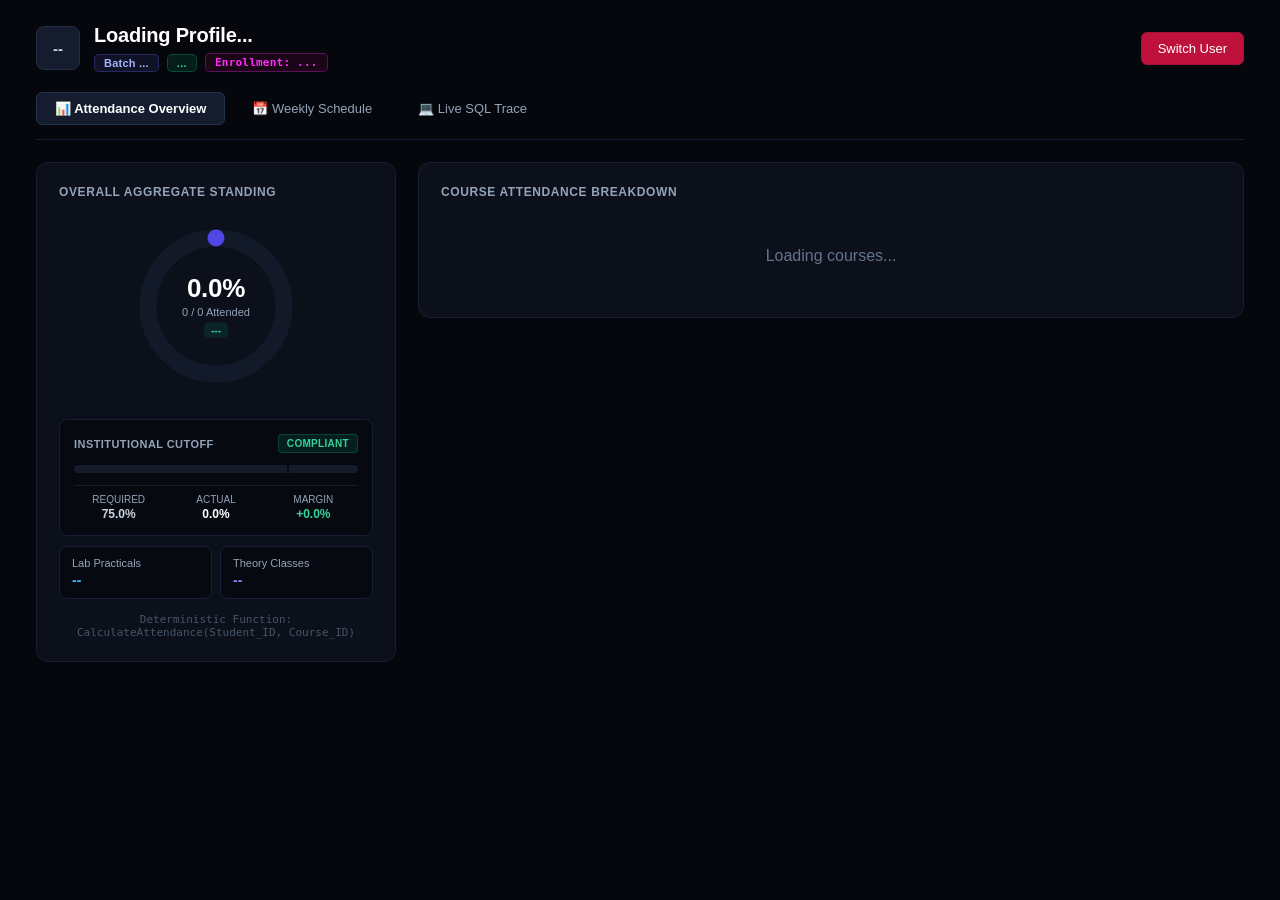
<file: frontend/student.html>
<!DOCTYPE html>
<html lang="en">

<head>
    <meta charset="UTF-8">
    <meta name="viewport" content="width=device-width, initial-scale=1.0">
    <title>Acadendora | Student Attendance Dashboard</title>
    <style>
        :root {
            --bg: #05070c;
            --card-bg: #0b101b;
            --card-border: #161f33;
            --card-hover: #131c30;
            --primary: #4f46e5;
            --success: #10b981;
            --success-bg: rgba(16, 185, 129, 0.12);
            --danger: #f43f5e;
            --danger-bg: rgba(244, 63, 94, 0.12);
            --warning: #f59e0b;
            --text: #f8fafc;
            --text-muted: #94a3b8;
            --track: #121929;
        }

        * {
            box-sizing: border-box;
        }

        body {
            background: var(--bg);
            color: var(--text);
            font-family: -apple-system, BlinkMacSystemFont, "Segoe UI", Roboto, "Inter", sans-serif;
            margin: 0;
            padding: 24px 36px;
            min-height: 100vh;
            -webkit-font-smoothing: antialiased;
        }

        /* Top Navigation Header */
        .top-header {
            display: flex;
            justify-content: space-between;
            align-items: center;
            margin-bottom: 20px;
        }

        .user-profile {
            display: flex;
            align-items: center;
            gap: 14px;
        }

        .avatar {
            width: 44px;
            height: 44px;
            border-radius: 8px;
            background: #141c2e;
            border: 1px solid #202d48;
            display: flex;
            align-items: center;
            justify-content: center;
            font-weight: 700;
            font-size: 15px;
            color: #cbd5e1;
        }

        .user-info h2 {
            margin: 0 0 6px 0;
            font-size: 20px;
            font-weight: 700;
            color: #fff;
            letter-spacing: -0.01em;
        }

        .meta-tags {
            display: flex;
            align-items: center;
            gap: 8px;
        }

        .chip-batch {
            background: rgba(99, 102, 241, 0.12);
            color: #a5b4fc;
            border: 1px solid rgba(99, 102, 241, 0.28);
            padding: 2px 9px;
            border-radius: 5px;
            font-weight: 600;
            font-size: 11px;
            letter-spacing: 0.02em;
        }

        .chip-dept {
            background: rgba(16, 185, 129, 0.12);
            color: #34d399;
            border: 1px solid rgba(16, 185, 129, 0.28);
            padding: 2px 9px;
            border-radius: 5px;
            font-weight: 600;
            font-size: 11px;
            text-transform: uppercase;
            letter-spacing: 0.03em;
        }

        .chip-enrollment {
            background: rgba(214, 9, 132, 0.1);
            color: #ff2bf8;
            border: 1px solid rgba(231, 31, 218, 0.35);
            padding: 2px 9px;
            border-radius: 5px;
            font-weight: 600;
            font-size: 11px;
            font-family: monospace;
            letter-spacing: 0.02em;
        }

        .btn-switch {
            background: #be123c;
            border: 1px solid #9f1239;
            color: #fff;
            padding: 8px 16px;
            border-radius: 6px;
            font-size: 13px;
            font-weight: 500;
            cursor: pointer;
            text-decoration: none;
            display: inline-flex;
            align-items: center;
            gap: 8px;
            transition: all 0.15s ease;
        }

        .btn-switch:hover {
            background: #9f1239;
        }

        /* Tab Navigation Bar */
        .tab-nav {
            display: flex;
            gap: 8px;
            margin-bottom: 22px;
            padding-bottom: 14px;
            border-bottom: 1px solid var(--card-border);
        }

        .tab-btn {
            background: transparent;
            border: 1px solid transparent;
            color: var(--text-muted);
            padding: 8px 18px;
            border-radius: 6px;
            font-size: 13px;
            font-weight: 500;
            cursor: pointer;
            display: inline-flex;
            align-items: center;
            gap: 8px;
            transition: all 0.15s ease;
        }

        .tab-btn:hover {
            color: #fff;
            background: #101626;
        }

        .tab-btn.active {
            color: #fff;
            background: #141c2e;
            border-color: #243352;
            font-weight: 600;
        }

        .tab-pane {
            display: none;
        }

        .tab-pane.active {
            display: block;
        }

        /* Tab 1: Attendance Grid */
        .dashboard-grid {
            display: grid;
            grid-template-columns: 360px 1fr;
            gap: 22px;
            align-items: start;
        }

        .card {
            background: var(--card-bg);
            border: 1px solid var(--card-border);
            border-radius: 12px;
            padding: 22px;
        }

        .card-title {
            font-size: 12px;
            font-weight: 600;
            letter-spacing: 0.05em;
            text-transform: uppercase;
            color: var(--text-muted);
            margin-bottom: 18px;
            display: flex;
            justify-content: space-between;
            align-items: center;
        }

        /* Donut Gauge */
        .gauge-wrapper {
            display: flex;
            flex-direction: column;
            align-items: center;
            justify-content: center;
            padding: 4px 0 14px 0;
        }

        .donut-container {
            position: relative;
            width: 170px;
            height: 170px;
        }

        .donut-container svg {
            transform: rotate(-90deg);
            width: 100%;
            height: 100%;
        }

        .donut-bg {
            fill: none;
            stroke: var(--track);
            stroke-width: 10;
        }

        .donut-fill {
            fill: none;
            stroke-width: 10;
            stroke-linecap: round;
            transition: stroke-dasharray 0.8s cubic-bezier(0.4, 0, 0.2, 1);
        }

        .donut-label {
            position: absolute;
            top: 50%;
            left: 50%;
            transform: translate(-50%, -50%);
            text-align: center;
            width: 130px;
        }

        .donut-label .pct {
            font-size: 26px;
            font-weight: 700;
            color: #fff;
            line-height: 1;
            font-variant-numeric: tabular-nums;
            letter-spacing: -0.01em;
        }

        .donut-label .sub-ratio {
            font-size: 11px;
            color: var(--text-muted);
            margin-top: 5px;
            font-weight: 500;
        }

        .donut-label .sub-delta {
            display: inline-block;
            font-size: 10px;
            font-weight: 600;
            margin-top: 5px;
            padding: 2px 7px;
            border-radius: 4px;
        }

        .delta-positive {
            background: var(--success-bg);
            color: #34d399;
        }

        .delta-negative {
            background: var(--danger-bg);
            color: #fb7185;
        }

        .badge-status {
            display: inline-flex;
            align-items: center;
            gap: 4px;
            padding: 3px 8px;
            border-radius: 4px;
            font-size: 11px;
            font-weight: 600;
            text-transform: uppercase;
            letter-spacing: 0.03em;
        }

        .badge-eligible {
            background: var(--success-bg);
            color: #34d399;
            border: 1px solid rgba(16, 185, 129, 0.25);
        }

        .badge-debarred {
            background: var(--danger-bg);
            color: #fb7185;
            border: 1px solid rgba(244, 63, 94, 0.25);
        }

        /* Benchmark Card */
        .benchmark-container {
            margin-top: 14px;
            background: #060910;
            border: 1px solid var(--card-border);
            border-radius: 8px;
            padding: 14px;
        }

        .benchmark-header {
            display: flex;
            justify-content: space-between;
            align-items: center;
            margin-bottom: 12px;
        }

        .benchmark-title {
            font-size: 11px;
            font-weight: 600;
            color: var(--text-muted);
            text-transform: uppercase;
            letter-spacing: 0.04em;
        }

        .zone-track {
            position: relative;
            width: 100%;
            height: 8px;
            background: #141c2c;
            border-radius: 4px;
            overflow: hidden;
            margin-bottom: 12px;
        }

        .zone-fill {
            height: 100%;
            border-radius: 4px;
            transition: width 0.6s ease;
        }

        .zone-divider {
            position: absolute;
            top: 0;
            left: 75%;
            width: 2px;
            height: 100%;
            background: #060910;
            z-index: 2;
        }

        .benchmark-stats {
            display: grid;
            grid-template-columns: 1fr 1fr 1fr;
            gap: 8px;
            text-align: center;
            padding-top: 8px;
            border-top: 1px solid #141c2e;
        }

        .bm-stat .bm-label {
            font-size: 10px;
            color: var(--text-muted);
            margin-bottom: 2px;
            text-transform: uppercase;
        }

        .bm-stat .bm-val {
            font-size: 12px;
            font-weight: 600;
            font-variant-numeric: tabular-nums;
        }

        .split-metrics {
            display: grid;
            grid-template-columns: 1fr 1fr;
            gap: 8px;
            margin-top: 10px;
        }

        .metric-card {
            background: #060910;
            border: 1px solid var(--card-border);
            border-radius: 8px;
            padding: 10px 12px;
        }

        .metric-card .metric-label {
            font-size: 11px;
            color: var(--text-muted);
            margin-bottom: 3px;
        }

        .metric-card .metric-val {
            font-size: 14px;
            font-weight: 600;
        }

        .viva-tag {
            font-size: 11px;
            color: #475569;
            text-align: center;
            margin-top: 14px;
            font-family: monospace;
        }

        /* Course Attendance Breakdown */
        .courses-list {
            display: flex;
            flex-direction: column;
            gap: 12px;
        }

        .course-card {
            background: #060910;
            border: 1px solid var(--card-border);
            border-radius: 10px;
            padding: 16px 20px;
            transition: border-color 0.15s ease;
        }

        .course-card:hover {
            border-color: #243354;
        }

        .course-header {
            display: flex;
            justify-content: space-between;
            align-items: flex-start;
            margin-bottom: 8px;
        }

        .course-title-group {
            display: flex;
            align-items: center;
            gap: 8px;
        }

        .course-title {
            font-size: 14px;
            font-weight: 600;
            color: #f8fafc;
        }

        .course-badge-code {
            font-family: monospace;
            font-size: 11px;
            color: #94a3b8;
            background: #101626;
            padding: 2px 6px;
            border-radius: 4px;
            border: 1px solid #1a253d;
        }

        .course-stat-right {
            text-align: right;
            display: flex;
            align-items: center;
            gap: 12px;
        }

        .course-pct {
            font-size: 15px;
            font-weight: 700;
            font-variant-numeric: tabular-nums;
        }

        .progress-track {
            width: 100%;
            height: 6px;
            background: var(--track);
            border-radius: 4px;
            overflow: hidden;
            margin: 10px 0 10px 0;
        }

        .progress-bar {
            height: 100%;
            border-radius: 4px;
            transition: width 0.6s ease;
        }

        .course-footer {
            display: flex;
            justify-content: space-between;
            align-items: center;
            font-size: 12px;
            color: var(--text-muted);
        }

        .advisory-pill {
            font-size: 11px;
            padding: 2px 8px;
            border-radius: 4px;
            background: #0b101a;
            border: 1px solid #161f33;
        }

        /* Tab 2: 5-Day Weekly Timetable Grid */
        .week-columns {
            display: grid;
            grid-template-columns: repeat(5, 1fr);
            gap: 14px;
        }

        .day-column {
            background: #060910;
            border: 1px solid var(--card-border);
            border-radius: 10px;
            padding: 14px;
            display: flex;
            flex-direction: column;
            gap: 10px;
        }

        .day-header {
            font-size: 12px;
            font-weight: 700;
            text-transform: uppercase;
            letter-spacing: 0.05em;
            color: #e2e8f0;
            padding-bottom: 8px;
            border-bottom: 1px solid #141c2e;
            display: flex;
            justify-content: space-between;
            align-items: center;
        }

        .day-classes {
            display: flex;
            flex-direction: column;
            gap: 10px;
        }

        .class-item {
            background: #0b101b;
            border: 1px solid #161f33;
            border-radius: 8px;
            padding: 12px;
            position: relative;
            transition: transform 0.15s ease, border-color 0.15s ease;
        }

        .class-item:hover {
            transform: translateY(-2px);
            border-color: #283756;
        }

        .class-time {
            font-size: 11px;
            font-weight: 600;
            margin-bottom: 4px;
            letter-spacing: 0.02em;
        }

        .class-name {
            font-size: 13px;
            font-weight: 600;
            color: #fff;
            margin-bottom: 6px;
            line-height: 1.3;
        }

        .class-tags {
            display: flex;
            flex-direction: column;
            gap: 3px;
            font-size: 11px;
            color: var(--text-muted);
        }

        .class-chip {
            display: inline-block;
            font-size: 10px;
            padding: 2px 7px;
            border-radius: 4px;
            background: #111726;
            border: 1px solid #1c2740;
            color: #94a3b8;
            font-weight: 600;
        }

        /* Tab 3: Dedicated SQL Console */
        .sql-console {
            background: #060910;
            border: 1px solid #161f33;
            border-radius: 10px;
            padding: 20px;
            font-family: Consolas, Monaco, "Courier New", monospace;
            font-size: 13px;
            color: #38bdf8;
            line-height: 1.6;
        }

        .sql-block {
            background: #090d16;
            border: 1px solid #141c2c;
            border-radius: 8px;
            padding: 16px;
            margin-bottom: 16px;
        }

        .sql-label {
            color: #f59e0b;
            font-weight: 600;
            font-size: 12px;
            margin-bottom: 8px;
            text-transform: uppercase;
            letter-spacing: 0.04em;
        }
    </style>
</head>

<body>
    <!-- Top Header -->
    <div class="top-header">
        <div class="user-profile">
            <div class="avatar" id="user-avatar">--</div>
            <div class="user-info">
                <h2 id="student-name">Loading Profile...</h2>
                <div class="meta-tags">
                    <span class="chip-batch" id="student-batch">Batch ...</span>
                    <span class="chip-dept" id="student-dept">...</span>
                    <span class="chip-enrollment" id="student-enrollment">Enrollment: ...</span>
                </div>
            </div>
        </div>
        <div class="header-actions">
            <a href="index.html" class="btn-switch">
                Switch User
            </a>
        </div>
    </div>

    <!-- 3-Tab Navbar -->
    <div class="tab-nav">
        <button class="tab-btn active" onclick="switchTab('attendance')">
            📊 Attendance Overview
        </button>
        <button class="tab-btn" onclick="switchTab('timetable')">
            📅 Weekly Schedule
        </button>
        <button class="tab-btn" onclick="switchTab('sql')">
            💻 Live SQL Trace
        </button>
    </div>

    <!-- TAB 1: ATTENDANCE OVERVIEW -->
    <div id="tab-attendance" class="tab-pane active">
        <div class="dashboard-grid">
            <!-- Left: Overall Aggregate Standing -->
            <div class="card">
                <div class="card-title">
                    <span>Overall Aggregate Standing</span>
                </div>
                <div class="gauge-wrapper">
                    <div class="donut-container">
                        <svg viewBox="0 0 100 100">
                            <circle class="donut-bg" cx="50" cy="50" r="40"></circle>
                            <circle class="donut-fill" id="donut-circle" cx="50" cy="50" r="40" stroke="#4f46e5"
                                stroke-dasharray="0, 251.2"></circle>
                        </svg>
                        <div class="donut-label">
                            <div class="pct" id="overall-pct">0.0%</div>
                            <div class="sub-ratio" id="donut-sub-ratio">0 / 0 Attended</div>
                            <div class="sub-delta delta-positive" id="donut-sub-delta">---</div>
                        </div>
                    </div>
                </div>

                <!-- 75% Cutoff Benchmark Card -->
                <div class="benchmark-container">
                    <div class="benchmark-header">
                        <span class="benchmark-title">Institutional Cutoff</span>
                        <span id="benchmark-status-badge" class="badge-status badge-eligible"
                            style="font-size: 10px;">Compliant</span>
                    </div>
                    <div class="zone-track">
                        <div class="zone-fill" id="benchmark-fill" style="width: 0%; background: #4f46e5;"></div>
                        <div class="zone-divider" title="75% Cutoff Boundary"></div>
                    </div>
                    <div class="benchmark-stats">
                        <div class="bm-stat">
                            <div class="bm-label">Required</div>
                            <div class="bm-val" style="color: #cbd5e1;">75.0%</div>
                        </div>
                        <div class="bm-stat">
                            <div class="bm-label">Actual</div>
                            <div class="bm-val" id="bm-actual" style="color: #fff;">0.0%</div>
                        </div>
                        <div class="bm-stat">
                            <div class="bm-label">Margin</div>
                            <div class="bm-val" id="bm-margin" style="color: #34d399;">+0.0%</div>
                        </div>
                    </div>
                </div>

                <!-- Lab vs Theory Breakdown -->
                <div class="split-metrics">
                    <div class="metric-card">
                        <div class="metric-label">Lab Practicals</div>
                        <div class="metric-val" id="metric-lab" style="color: #38bdf8;">--</div>
                    </div>
                    <div class="metric-card">
                        <div class="metric-label">Theory Classes</div>
                        <div class="metric-val" id="metric-theory" style="color: #818cf8;">--</div>
                    </div>
                </div>

                <div class="viva-tag">
                    Deterministic Function: <code>CalculateAttendance(Student_ID, Course_ID)</code>
                </div>
            </div>

            <!-- Right: Course Attendance Breakdown -->
            <div class="card">
                <div class="card-title">
                    <span>Course Attendance Breakdown</span>
                </div>
                <div class="courses-list" id="courses-list">
                    <div style="text-align: center; padding: 30px; color: #64748b;">
                        Loading courses...
                    </div>
                </div>
            </div>
        </div>
    </div>

    <!-- TAB 2: 5-DAY FULL WEEKLY TIMETABLE -->
    <div id="tab-timetable" class="tab-pane">
        <div class="card">
            <div class="card-title">
                <span>Semester 3 Weekly Timetable Schedule</span>
            </div>

            <!-- 5-Column Weekday Grid -->
            <div class="week-columns">
                <!-- Monday -->
                <div class="day-column">
                    <div class="day-header">
                        <span>Monday</span>
                        <span class="class-chip" id="chip-monday">0 Classes</span>
                    </div>
                    <div class="day-classes" id="classes-monday">
                        <div style="color: #64748b; font-size: 11px;">Loading...</div>
                    </div>
                </div>

                <!-- Tuesday -->
                <div class="day-column">
                    <div class="day-header">
                        <span>Tuesday</span>
                        <span class="class-chip" id="chip-tuesday">0 Classes</span>
                    </div>
                    <div class="day-classes" id="classes-tuesday">
                        <div style="color: #64748b; font-size: 11px;">Loading...</div>
                    </div>
                </div>

                <!-- Wednesday -->
                <div class="day-column">
                    <div class="day-header">
                        <span>Wednesday</span>
                        <span class="class-chip" id="chip-wednesday">0 Classes</span>
                    </div>
                    <div class="day-classes" id="classes-wednesday">
                        <div style="color: #64748b; font-size: 11px;">Loading...</div>
                    </div>
                </div>

                <!-- Thursday -->
                <div class="day-column">
                    <div class="day-header">
                        <span>Thursday</span>
                        <span class="class-chip" id="chip-thursday">0 Classes</span>
                    </div>
                    <div class="day-classes" id="classes-thursday">
                        <div style="color: #64748b; font-size: 11px;">Loading...</div>
                    </div>
                </div>

                <!-- Friday -->
                <div class="day-column">
                    <div class="day-header">
                        <span>Friday</span>
                        <span class="class-chip" id="chip-friday">0 Classes</span>
                    </div>
                    <div class="day-classes" id="classes-friday">
                        <div style="color: #64748b; font-size: 11px;">Loading...</div>
                    </div>
                </div>
            </div>
        </div>
    </div>

    <!-- TAB 3: LIVE SQL TRACE (VIVA CONSOLE) -->
    <div id="tab-sql" class="tab-pane">
        <div class="card">
            <div class="card-title">
                <span>Relational Query Execution Console</span>
                <span style="font-size: 11px; text-transform: none; color: #38bdf8;">
                    Active Queries Triggered for Student ID: <strong id="trace-student-badge">10</strong>
                </span>
            </div>
            <div class="sql-console">
                <div class="sql-block">
                    <div class="sql-label">-- 1. Student Profile & Enrolled Batch Resolution</div>
                    SELECT p.Full_Name, s.Enrollment_No, s.Status, d.Dept_Name, sec.Section_Name AS Batch_Name<br>
                    FROM student s<br>
                    JOIN person p ON s.Person_ID = p.Person_ID<br>
                    JOIN department d ON p.Department_ID = d.Department_ID<br>
                    LEFT JOIN enrollment e ON s.Person_ID = e.Student_ID<br>
                    LEFT JOIN section sec ON e.Section_ID = sec.Section_ID<br>
                    WHERE s.Person_ID = <span id="trace-id" style="color: #fbbf24;">10</span><br>
                    LIMIT 1;
                </div>
                <div class="sql-block">
                    <div class="sql-label">-- 2. Pre-Computed Summary View (Institutional Performance)</div>
                    SELECT Course_Code, Course_Name, Total_Sessions, Present_Count, Absent_Count, Attendance_Pct<br>
                    FROM Student_Attendance_Summary<br>
                    WHERE Full_Name = (SELECT Full_Name FROM person WHERE Person_ID = <span id="trace-id-2"
                        style="color: #fbbf24;">10</span>);
                </div>
                <div class="sql-block">
                    <div class="sql-label">-- 3. 6-Table Timetable Schedule Join</div>
                    SELECT c.Course_Name, c.Course_Code, p.Full_Name AS Faculty_Name, r.Room_Number, ts.Day_Of_Week,
                    ts.Start_Time, ts.End_Time<br>
                    FROM timetable t<br>
                    JOIN course c ON t.Course_ID = c.Course_ID<br>
                    JOIN faculty f ON t.Faculty_ID = f.Person_ID<br>
                    JOIN person p ON f.Person_ID = p.Person_ID<br>
                    JOIN room r ON t.Room_ID = r.Room_ID<br>
                    JOIN time_slot ts ON t.Slot_ID = ts.Slot_ID<br>
                    JOIN enrollment e ON t.Section_ID = e.Section_ID<br>
                    WHERE e.Student_ID = <span id="trace-id-3" style="color: #fbbf24;">10</span><br>
                    ORDER BY ts.Slot_ID;
                </div>
                <div class="sql-block">
                    <div class="sql-label">-- 4. Deterministic Functions for Viva Verification</div>
                    SELECT CalculateAttendance(<span id="trace-id-4" style="color: #fbbf24;">10</span>, 1) AS
                    Lab_Attendance_Pct;<br>
                    SELECT IsEligible(<span id="trace-id-5" style="color: #fbbf24;">10</span>, 75.00) AS
                    Exam_Eligible_Status;
                </div>
            </div>
        </div>
    </div>

    <script>
        const COURSE_THEMES = {
            "24B15CS213": { color: "#38bdf8", type: "Lab" },
            "24B11CS211": { color: "#818cf8", type: "Theory" },
            "24B11CS212": { color: "#34d399", type: "Theory" },
            "24B11MA211": { color: "#fbbf24", type: "Theory" },
            "21B11EC211": { color: "#a855f7", type: "Theory" },
            "24B15EC213": { color: "#ec4899", type: "Lab" },
            "21B11MA212": { color: "#14b8a6", type: "Theory" }
        };
        const FALLBACK_PALETTE = ["#38bdf8", "#818cf8", "#34d399", "#fbbf24", "#f472b6", "#a855f7", "#14b8a6"];

        const urlParams = new URLSearchParams(window.location.search);
        const studentId = parseInt(urlParams.get('id')) || 10;

        ['trace-id', 'trace-id-2', 'trace-id-3', 'trace-id-4', 'trace-id-5', 'trace-student-badge'].forEach(id => {
            const el = document.getElementById(id);
            if (el) el.innerText = studentId;
        });

        function switchTab(tabName) {
            document.querySelectorAll('.tab-btn').forEach(btn => btn.classList.remove('active'));
            document.querySelectorAll('.tab-pane').forEach(pane => pane.classList.remove('active'));

            if (tabName === 'attendance') {
                document.querySelectorAll('.tab-btn')[0].classList.add('active');
                document.getElementById('tab-attendance').classList.add('active');
            } else if (tabName === 'timetable') {
                document.querySelectorAll('.tab-btn')[1].classList.add('active');
                document.getElementById('tab-timetable').classList.add('active');
            } else if (tabName === 'sql') {
                document.querySelectorAll('.tab-btn')[2].classList.add('active');
                document.getElementById('tab-sql').classList.add('active');
            }
        }

        async function loadDashboard() {
            try {
                const [profRes, attRes, timeRes] = await Promise.all([
                    fetch(`http://127.0.0.1:8000/api/student/${studentId}/profile`),
                    fetch(`http://127.0.0.1:8000/api/student/${studentId}/attendance-summary`),
                    fetch(`http://127.0.0.1:8000/api/student/${studentId}/timetable`)
                ]);

                const profile = await profRes.json();
                const attList = await attRes.json();
                const timetable = await timeRes.json();

                // 1. Profile Rendering with Clean Chips
                const fullName = profile.Full_Name || profile.full_name || profile.name || `Student ${studentId}`;
                document.getElementById('student-name').innerText = fullName;
                document.getElementById('user-avatar').innerText = fullName.split(' ').map(n => n[0]).join('').substring(0, 2);
                document.getElementById('student-batch').innerText = `Batch ${profile.Batch_Name || 'B-11'}`;
                document.getElementById('student-dept').innerText = profile.Department_Code || profile.Dept_Name || 'CSE';
                document.getElementById('student-enrollment').innerText = `Enrollment: ${profile.Enrollment_No || '---'}`;

                // 2. Courses List
                const coursesList = document.getElementById('courses-list');
                coursesList.innerHTML = '';
                let totalSessionsSum = 0;
                let presentSessionsSum = 0;
                let labPresent = 0, labTotal = 0;
                let theoryPresent = 0, theoryTotal = 0;

                if (!attList || attList.length === 0) {
                    coursesList.innerHTML = '<div style="color: #64748b; text-align: center; padding: 20px;">No course records found.</div>';
                } else {
                    attList.forEach((c, idx) => {
                        const courseName = c.Course_Name || c.course_name;
                        const courseCode = c.Course_Code || c.course_code;
                        const total = c.Total_Sessions || c.total_sessions || 0;
                        const present = c.Present_Count != null ? c.Present_Count : (c.present_count || 0);
                        const absent = c.Absent_Count != null ? c.Absent_Count : (total - present);
                        const pct = c.Attendance_Pct != null ? parseFloat(c.Attendance_Pct) : (c.attendance_pct || 0);

                        totalSessionsSum += total;
                        presentSessionsSum += present;

                        const isLab = courseName.toLowerCase().includes("lab");
                        if (isLab) {
                            labPresent += present;
                            labTotal += total;
                        } else {
                            theoryPresent += present;
                            theoryTotal += total;
                        }

                        const theme = COURSE_THEMES[courseCode] || {
                            color: FALLBACK_PALETTE[idx % FALLBACK_PALETTE.length],
                            type: isLab ? "Lab" : "Theory"
                        };

                        const isSafe = pct >= 75;
                        const barColor = isSafe ? theme.color : '#f43f5e';

                        let advisoryHtml = "";
                        if (isSafe) {
                            const maxCanMiss = Math.floor((present - 0.75 * total) / 0.75);
                            const msg = maxCanMiss > 0 ? `Can miss up to ${maxCanMiss} class(es)` : `On 75% boundary`;
                            advisoryHtml = `<span class="advisory-pill" style="color: #34d399;">${msg}</span>`;
                        } else {
                            const needed = Math.ceil((0.75 * total - present) / 0.25);
                            advisoryHtml = `<span class="advisory-pill" style="color: #fb7185; border-color: rgba(244,63,94,0.3);">Need ${needed} consecutive classes</span>`;
                        }

                        const card = document.createElement('div');
                        card.className = 'course-card';
                        card.innerHTML = `
                          <div class="course-header">
                            <div class="course-title-group">
                              <span class="course-title">${courseName}</span>
                              <span class="course-badge-code">${courseCode}</span>
                            </div>
                            <div class="course-stat-right">
                              <span class="course-pct" style="color: ${barColor};">${pct.toFixed(1)}%</span>
                              <span class="badge-status ${isSafe ? 'badge-eligible' : 'badge-debarred'}">
                                ${isSafe ? 'Safe' : 'Shortage'}
                              </span>
                            </div>
                          </div>
                          <div class="progress-track">
                            <div class="progress-bar" style="width: ${pct}%; background: ${barColor};"></div>
                          </div>
                          <div class="course-footer">
                            <span>Attended <strong>${present}</strong> of <strong>${total}</strong> classes (${absent} missed)</span>
                            <div>${advisoryHtml}</div>
                          </div>
                        `;
                        coursesList.appendChild(card);
                    });
                }

                // 3. Aggregate Gauge & Metrics
                const overallPct = totalSessionsSum > 0 ? (presentSessionsSum / totalSessionsSum) * 100 : 0;
                const delta = overallPct - 75.0;

                document.getElementById('overall-pct').innerText = `${overallPct.toFixed(1)}%`;
                document.getElementById('donut-sub-ratio').innerText = `${presentSessionsSum} / ${totalSessionsSum} Attended`;

                const deltaElem = document.getElementById('donut-sub-delta');
                const bmActual = document.getElementById('bm-actual');
                const bmMargin = document.getElementById('bm-margin');
                const bmStatusBadge = document.getElementById('benchmark-status-badge');

                bmActual.innerText = `${overallPct.toFixed(1)}%`;
                if (delta >= 0) {
                    deltaElem.className = 'sub-delta delta-positive';
                    deltaElem.innerText = `+${delta.toFixed(1)}% buffer`;
                    bmMargin.innerText = `+${delta.toFixed(1)}% Buffer`;
                    bmMargin.style.color = '#34d399';
                    bmStatusBadge.className = 'badge-status badge-eligible';
                    bmStatusBadge.innerText = 'Compliant';
                } else {
                    deltaElem.className = 'sub-delta delta-negative';
                    deltaElem.innerText = `${Math.abs(delta).toFixed(1)}% shortage`;
                    bmMargin.innerText = `${delta.toFixed(1)}% Deficit`;
                    bmMargin.style.color = '#fb7185';
                    bmStatusBadge.className = 'badge-status badge-debarred';
                    bmStatusBadge.innerText = 'Debarred';
                }

                const circle = document.getElementById('donut-circle');
                const circumference = 2 * Math.PI * 40;
                const offset = (overallPct / 100) * circumference;
                circle.style.strokeDasharray = `${offset}, ${circumference}`;

                const benchFill = document.getElementById('benchmark-fill');
                benchFill.style.width = `${Math.min(overallPct, 100)}%`;

                if (overallPct >= 75) {
                    circle.setAttribute('stroke', '#4f46e5');
                    benchFill.style.background = '#4f46e5';
                } else {
                    circle.setAttribute('stroke', '#f43f5e');
                    benchFill.style.background = '#f43f5e';
                }

                // Lab vs Theory Split
                document.getElementById('metric-lab').innerText = labTotal > 0 ? `${labPresent} / ${labTotal} (${((labPresent / labTotal) * 100).toFixed(0)}%)` : "--";
                document.getElementById('metric-theory').innerText = theoryTotal > 0 ? `${theoryPresent} / ${theoryTotal} (${((theoryPresent / theoryTotal) * 100).toFixed(0)}%)` : "--";

                // 4. Render 5-Day Weekly Timetable (50-minute periods, dynamic chips)
                const days = ['monday', 'tuesday', 'wednesday', 'thursday', 'friday'];
                const dayCounts = { monday: 0, tuesday: 0, wednesday: 0, thursday: 0, friday: 0 };

                days.forEach(d => {
                    const container = document.getElementById(`classes-${d}`);
                    if (container) container.innerHTML = '';
                });

                if (timetable && timetable.length > 0) {
                    timetable.forEach((slot, idx) => {
                        const rawDay = (slot.Day_Of_Week || slot.day || '').toLowerCase();
                        const container = document.getElementById(`classes-${rawDay}`);
                        if (container) {
                            dayCounts[rawDay] = (dayCounts[rawDay] || 0) + 1;
                            const courseCode = slot.Course_Code || '';
                            const theme = COURSE_THEMES[courseCode] || { color: FALLBACK_PALETTE[idx % FALLBACK_PALETTE.length] };

                            // Format 50-minute duration display (e.g., 09:00 - 09:50)
                            const startStr = (slot.Start_Time || slot.time || '').substring(0, 5);
                            let endStr = (slot.End_Time || '').substring(0, 5);
                            if (!endStr && startStr) {
                                const [h, m] = startStr.split(':').map(Number);
                                const endMin = m + 50;
                                const endHour = h + Math.floor(endMin / 60);
                                endStr = `${String(endHour).padStart(2, '0')}:${String(endMin % 60).padStart(2, '0')}`;
                            }

                            const item = document.createElement('div');
                            item.className = 'class-item';
                            item.style.borderLeft = `3px solid ${theme.color}`;
                            item.innerHTML = `
                                <div class="class-time" style="color: ${theme.color};">🕒 ${startStr} - ${endStr}</div>
                                <div class="class-name">${slot.Course_Name || slot.course_name}</div>
                                <div class="class-tags">
                                  <span>🏛️ Room: <strong>${slot.Room_Number || slot.room}</strong></span>
                                  <span>👨‍🏫 ${slot.Faculty_Name || slot.faculty}</span>
                                </div>
                            `;
                            container.appendChild(item);
                        }
                    });

                    // Update day column header chips and empty states
                    days.forEach(d => {
                        const count = dayCounts[d] || 0;
                        const chip = document.getElementById(`chip-${d}`);
                        if (chip) {
                            chip.innerText = `${count} ${count === 1 ? 'Class' : 'Classes'}`;
                        }
                        const container = document.getElementById(`classes-${d}`);
                        if (container && count === 0) {
                            container.innerHTML = '<div style="color: #64748b; font-size: 11px; padding: 10px 0;">No scheduled classes</div>';
                        }
                    });
                } else {
                    days.forEach(d => {
                        const container = document.getElementById(`classes-${d}`);
                        if (container) {
                            container.innerHTML = '<div style="color: #64748b; font-size: 11px; padding: 10px 0;">No scheduled classes</div>';
                        }
                    });
                }
            } catch (err) {
                console.error("Dashboard error:", err);
            }
        }

        loadDashboard();
    </script>
</body>

</html>
</file>
